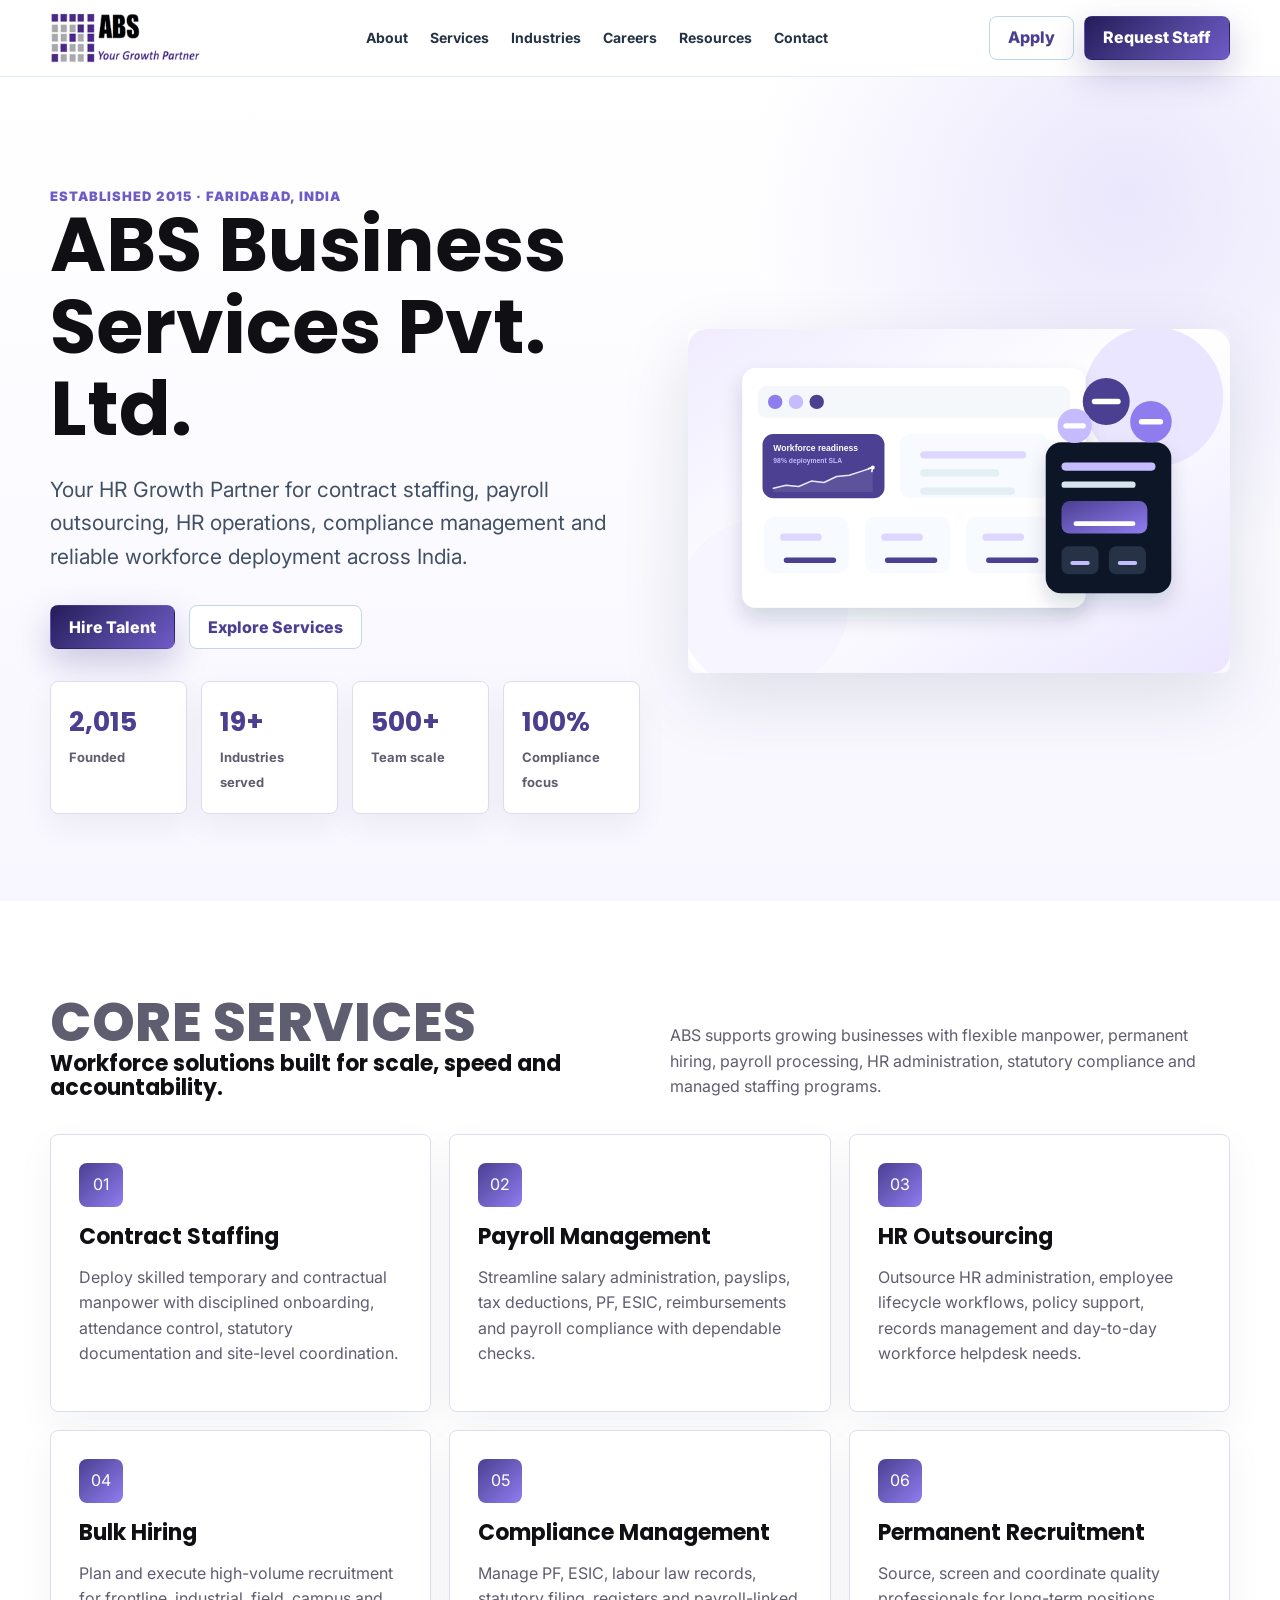
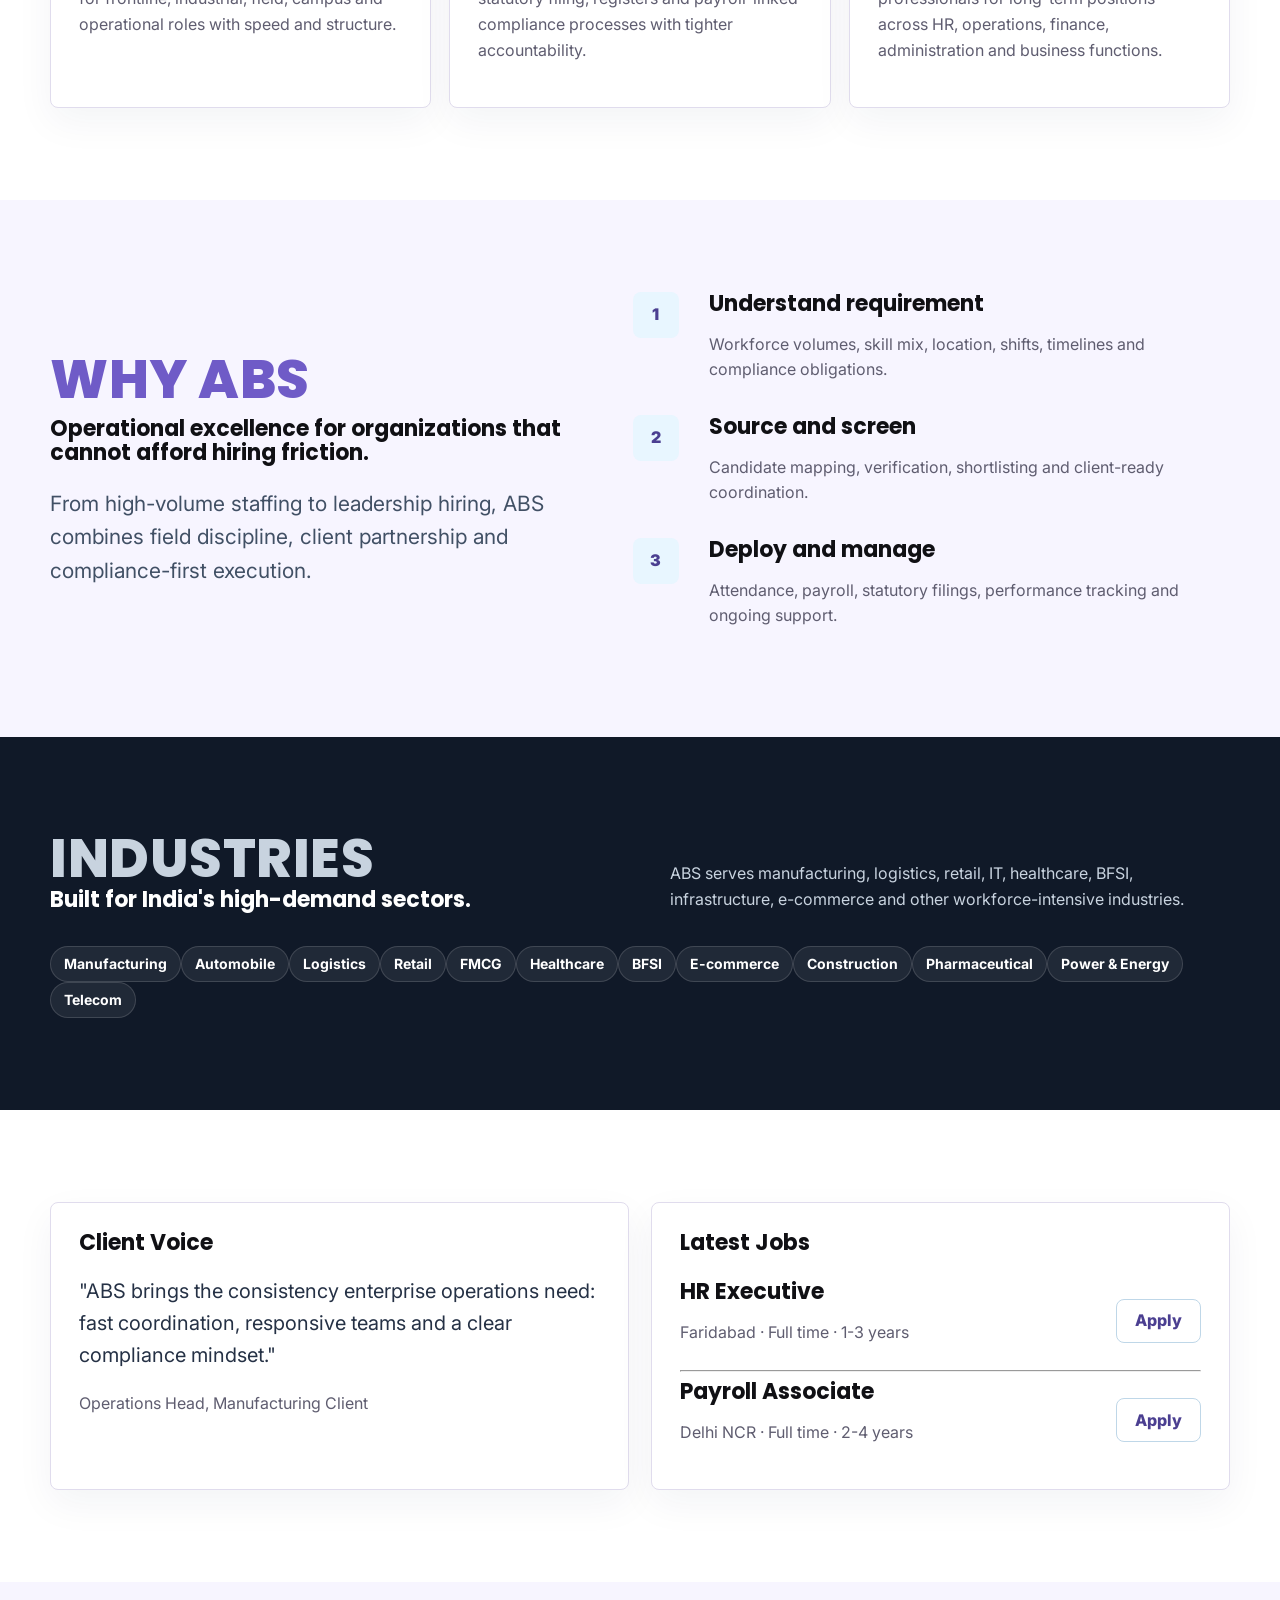
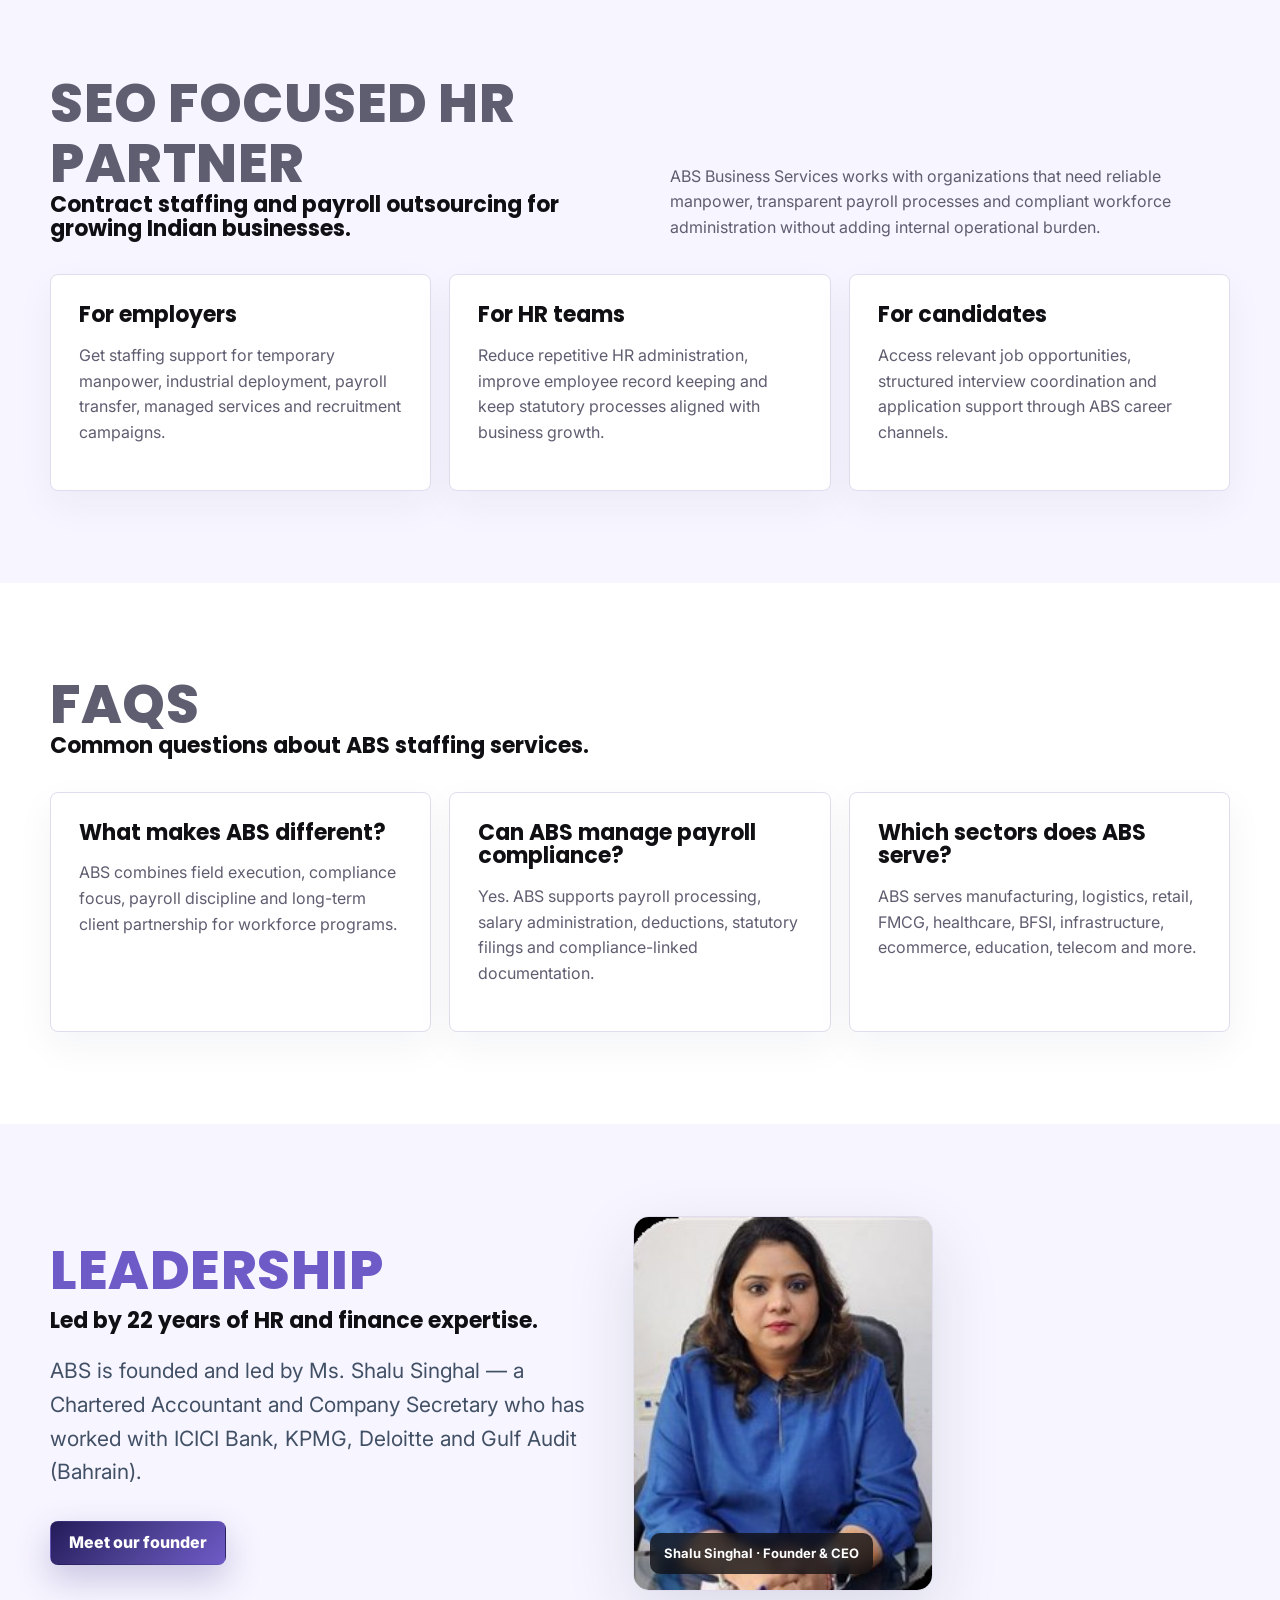
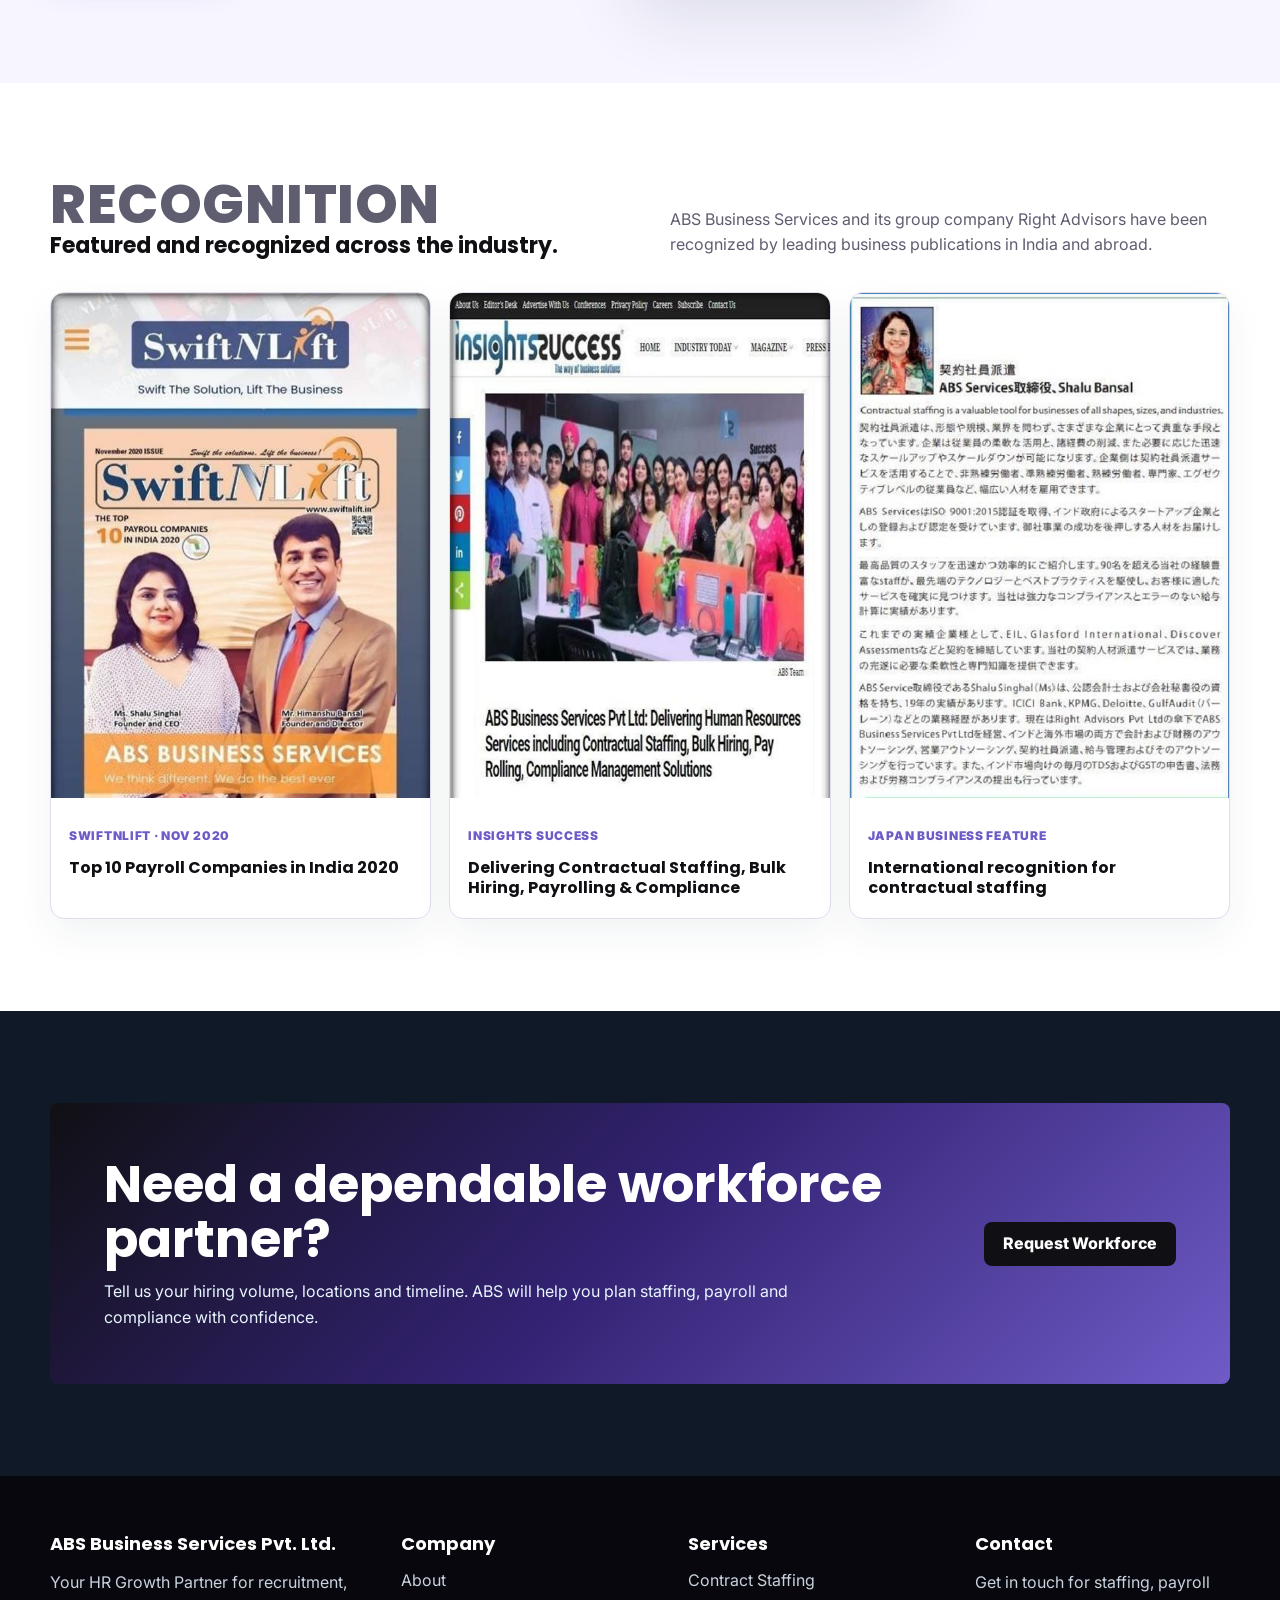
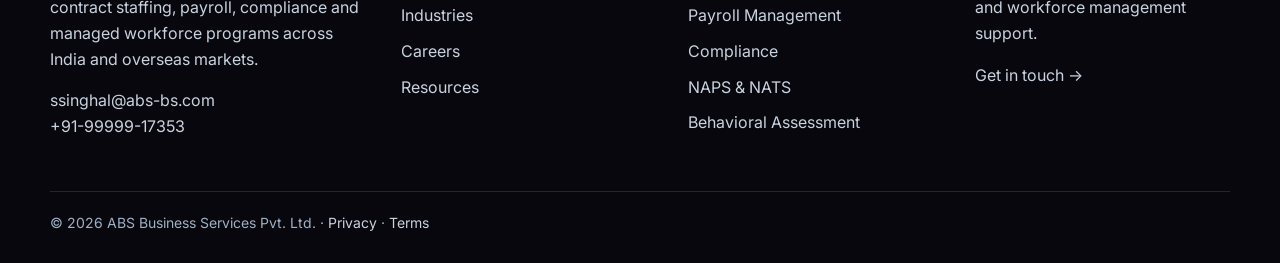
<file: index.html>
<!doctype html>
<html lang="en">
<head>
  <meta charset="utf-8">
  <meta name="viewport" content="width=device-width, initial-scale=1">
  <title>ABS Business Services Pvt. Ltd. | Your HR Growth Partner</title>
  <meta name="description" content="ABS Business Services Pvt. Ltd. is a Faridabad-based HR growth partner offering contract staffing, bulk hiring, payroll management, HR outsourcing, compliance and workforce management across India.">
  <meta name="keywords" content="contract staffing company India, payroll outsourcing Faridabad, HR outsourcing services, workforce management India, bulk hiring agency, staffing services Haryana">
  <meta property="og:title" content="ABS Business Services | Workforce Management and Staffing">
  <meta property="og:description" content="Scalable staffing, payroll and HR outsourcing solutions for enterprise teams.">
  <meta property="og:image" content="assets/abs-logo.png">
  <meta name="twitter:card" content="summary_large_image">
  <link rel="canonical" href="https://abs-bs.com/">
  <link rel="preconnect" href="https://fonts.googleapis.com">
  <link rel="preconnect" href="https://fonts.gstatic.com" crossorigin>
  <link href="https://fonts.googleapis.com/css2?family=Inter:wght@400;600;700;800;900&family=Poppins:wght@600;700;800&display=swap" rel="stylesheet">
  <link rel="stylesheet" href="styles.css">
  <script type="application/ld+json">{"@context":"https://schema.org","@type":"Organization","name":"ABS Business Services Pvt. Ltd.","url":"https://abs-bs.com","logo":"https://abs-bs.com/assets/abs-logo.png","slogan":"Your HR Growth Partner","foundingDate":"2015","knowsAbout":["Contract Staffing","Payroll Management","HR Outsourcing","Compliance Management","Bulk Hiring","Workforce Management"]}</script>
  <script type="application/ld+json">{"@context":"https://schema.org","@type":"FAQPage","mainEntity":[{"@type":"Question","name":"What services does ABS Business Services provide?","acceptedAnswer":{"@type":"Answer","text":"ABS provides contract staffing, general staffing, permanent recruitment, executive search, payroll management, HR outsourcing, workforce management, compliance management, industrial staffing, bulk hiring and managed services."}},{"@type":"Question","name":"Where is ABS Business Services located?","acceptedAnswer":{"@type":"Answer","text":"ABS Business Services is headquartered in Faridabad, Haryana, India, and supports clients across Delhi NCR and pan-India."}},{"@type":"Question","name":"Can ABS support large-scale hiring?","acceptedAnswer":{"@type":"Answer","text":"Yes. ABS supports bulk hiring, volume recruitment, campus hiring and managed workforce programs for organizations across India."}}]}</script>
</head>
<body>
  <div id="abs-header"></div>

  <main>
    <section class="hero">
      <div class="container hero-grid">
        <div>
          <p class="eyebrow">Established 2015 &middot; Faridabad, India</p>
          <h1>ABS Business Services Pvt. Ltd.</h1>
          <p class="lead">Your HR Growth Partner for contract staffing, payroll outsourcing, HR operations, compliance management and reliable workforce deployment across India.</p>
          <div class="hero-actions">
            <a class="btn btn-primary" href="employers.html">Hire Talent</a>
            <a class="btn btn-outline" href="services.html">Explore Services</a>
          </div>
          <div class="metric-strip">
            <div class="metric"><strong data-count="2015"></strong><span>Founded</span></div>
            <div class="metric"><strong data-count="19" data-suffix="+"></strong><span>Industries served</span></div>
            <div class="metric"><strong data-count="500" data-suffix="+"></strong><span>Team scale</span></div>
            <div class="metric"><strong data-count="100" data-suffix="%"></strong><span>Compliance focus</span></div>
          </div>
        </div>
        <div class="hero-card"><img src="assets/hero-workforce.svg" alt="Corporate workforce management dashboard illustration"></div>
      </div>
    </section>

    <section>
      <div class="container">
        <div class="section-head">
          <div><p class="eyebrow">Core Services</p><h3>Workforce solutions built for scale, speed and accountability.</h3></div>
          <p>ABS supports growing businesses with flexible manpower, permanent hiring, payroll processing, HR administration, statutory compliance and managed staffing programs.</p>
        </div>
        <div class="grid-3">
          <article class="card reveal"><div class="icon">01</div><h3>Contract Staffing</h3><p class="muted">Deploy skilled temporary and contractual manpower with disciplined onboarding, attendance control, statutory documentation and site-level coordination.</p></article>
          <article class="card reveal"><div class="icon">02</div><h3>Payroll Management</h3><p class="muted">Streamline salary administration, payslips, tax deductions, PF, ESIC, reimbursements and payroll compliance with dependable checks.</p></article>
          <article class="card reveal"><div class="icon">03</div><h3>HR Outsourcing</h3><p class="muted">Outsource HR administration, employee lifecycle workflows, policy support, records management and day-to-day workforce helpdesk needs.</p></article>
          <article class="card reveal"><div class="icon">04</div><h3>Bulk Hiring</h3><p class="muted">Plan and execute high-volume recruitment for frontline, industrial, field, campus and operational roles with speed and structure.</p></article>
          <article class="card reveal"><div class="icon">05</div><h3>Compliance Management</h3><p class="muted">Manage PF, ESIC, labour law records, statutory filing, registers and payroll-linked compliance processes with tighter accountability.</p></article>
          <article class="card reveal"><div class="icon">06</div><h3>Permanent Recruitment</h3><p class="muted">Source, screen and coordinate quality professionals for long-term positions across HR, operations, finance, administration and business functions.</p></article>
        </div>
      </div>
    </section>

    <section class="band">
      <div class="container split">
        <div>
          <p class="eyebrow">Why ABS</p>
          <h3>Operational excellence for organizations that cannot afford hiring friction.</h3>
          <p class="lead">From high-volume staffing to leadership hiring, ABS combines field discipline, client partnership and compliance-first execution.</p>
        </div>
        <div class="process">
          <article class="process-item"><div><h3>Understand requirement</h3><p class="muted">Workforce volumes, skill mix, location, shifts, timelines and compliance obligations.</p></div></article>
          <article class="process-item"><div><h3>Source and screen</h3><p class="muted">Candidate mapping, verification, shortlisting and client-ready coordination.</p></div></article>
          <article class="process-item"><div><h3>Deploy and manage</h3><p class="muted">Attendance, payroll, statutory filings, performance tracking and ongoing support.</p></div></article>
        </div>
      </div>
    </section>

    <section class="dark-band">
      <div class="container">
        <div class="section-head">
          <div><p class="eyebrow">Industries</p><h3>Built for India's high-demand sectors.</h3></div>
          <p>ABS serves manufacturing, logistics, retail, IT, healthcare, BFSI, infrastructure, e-commerce and other workforce-intensive industries.</p>
        </div>
        <div class="pill-row">
          <span class="pill">Manufacturing</span><span class="pill">Automobile</span><span class="pill">Logistics</span><span class="pill">Retail</span><span class="pill">FMCG</span><span class="pill">Healthcare</span><span class="pill">BFSI</span><span class="pill">E-commerce</span><span class="pill">Construction</span><span class="pill">Pharmaceutical</span><span class="pill">Power & Energy</span><span class="pill">Telecom</span>
        </div>
      </div>
    </section>

    <section>
      <div class="container grid-2">
        <article class="card">
          <h3>Client Voice</h3>
          <p class="testimonial">"ABS brings the consistency enterprise operations need: fast coordination, responsive teams and a clear compliance mindset."</p>
          <p class="muted">Operations Head, Manufacturing Client</p>
        </article>
        <article class="card">
          <h3>Latest Jobs</h3> <br>
          <div class="job-card"><div><h3>HR Executive</h3><p class="muted">Faridabad &middot; Full time &middot; 1-3 years</p></div><a class="btn btn-outline" href="careers.html">Apply</a></div>
          <hr>
          <div class="job-card"><div><h3>Payroll Associate</h3><p class="muted">Delhi NCR &middot; Full time &middot; 2-4 years</p></div><a class="btn btn-outline" href="careers.html">Apply</a></div>
        </article>
      </div>
    </section>

    <section class="band">
      <div class="container">
        <div class="section-head">
          <div><p class="eyebrow">SEO Focused HR Partner</p><h3>Contract staffing and payroll outsourcing for growing Indian businesses.</h3></div>
          <p>ABS Business Services works with organizations that need reliable manpower, transparent payroll processes and compliant workforce administration without adding internal operational burden.</p>
        </div>
        <div class="grid-3">
          <article class="card"><h3>For employers</h3><p class="muted">Get staffing support for temporary manpower, industrial deployment, payroll transfer, managed services and recruitment campaigns.</p></article>
          <article class="card"><h3>For HR teams</h3><p class="muted">Reduce repetitive HR administration, improve employee record keeping and keep statutory processes aligned with business growth.</p></article>
          <article class="card"><h3>For candidates</h3><p class="muted">Access relevant job opportunities, structured interview coordination and application support through ABS career channels.</p></article>
        </div>
      </div>
    </section>

    <section>
      <div class="container">
        <div class="section-head">
          <div><p class="eyebrow">FAQs</p><h3>Common questions about ABS staffing services.</h3></div>
        </div>
        <div class="grid-3">
          <article class="card"><h3>What makes ABS different?</h3><p class="muted">ABS combines field execution, compliance focus, payroll discipline and long-term client partnership for workforce programs.</p></article>
          <article class="card"><h3>Can ABS manage payroll compliance?</h3><p class="muted">Yes. ABS supports payroll processing, salary administration, deductions, statutory filings and compliance-linked documentation.</p></article>
          <article class="card"><h3>Which sectors does ABS serve?</h3><p class="muted">ABS serves manufacturing, logistics, retail, FMCG, healthcare, BFSI, infrastructure, ecommerce, education, telecom and more.</p></article>
        </div>
      </div>
    </section>

    <section class="band">
      <div class="container split">
        <div>
          <p class="eyebrow">Leadership</p>
          <h3>Led by 22 years of HR and finance expertise.</h3>
          <p class="lead">ABS is founded and led by Ms. Shalu Singhal &mdash; a Chartered Accountant and Company Secretary who has worked with ICICI Bank, KPMG, Deloitte and Gulf Audit (Bahrain).</p>
          <div class="hero-actions"><a class="btn btn-primary" href="about.html#leadership">Meet our founder</a></div>
        </div>
        <div class="leader-photo" style="max-width:300px"><img src="assets/shalu-singhal.jpg" alt="Ms. Shalu Singhal, Founder and CEO of ABS Business Services"><span class="leader-badge">Shalu Singhal &middot; Founder &amp; CEO</span></div>
      </div>
    </section>

    <section>
      <div class="container">
        <div class="section-head">
          <div><p class="eyebrow">Recognition</p><h3>Featured and recognized across the industry.</h3></div>
          <p>ABS Business Services and its group company Right Advisors have been recognized by leading business publications in India and abroad.</p>
        </div>
        <div class="press-grid">
          <article class="press-card"><div class="press-img"><img src="assets/press-swiftnlift.jpg" alt="SwiftNLift magazine cover featuring ABS among Top 10 Payroll Companies in India 2020"></div><div class="press-body"><p class="src">SwiftNLift &middot; Nov 2020</p><h3>Top 10 Payroll Companies in India 2020</h3></div></article>
          <article class="press-card"><div class="press-img"><img src="assets/press-insights.jpg" alt="Insights Success feature on ABS Business Services delivering HR services"></div><div class="press-body"><p class="src">Insights Success</p><h3>Delivering Contractual Staffing, Bulk Hiring, Payrolling &amp; Compliance</h3></div></article>
          <article class="press-card"><div class="press-img"><img src="assets/press-japanese.jpg" alt="Japanese business magazine feature on ABS Services and Shalu Singhal"></div><div class="press-body"><p class="src">Japan Business Feature</p><h3>International recognition for contractual staffing</h3></div></article>
        </div>
      </div>
    </section>

    <section class="dark-band">
      <div class="container">
        <div class="cta">
          <div><h2>Need a dependable workforce partner?</h2><p>Tell us your hiring volume, locations and timeline. ABS will help you plan staffing, payroll and compliance with confidence.</p></div>
          <a class="btn btn-dark" href="employers.html">Request Workforce</a>
        </div>
      </div>
    </section>
  </main>

  <div id="abs-footer"></div>
  <script src="components.js"></script><script src="script.js"></script>
</body>
</html>
</file>
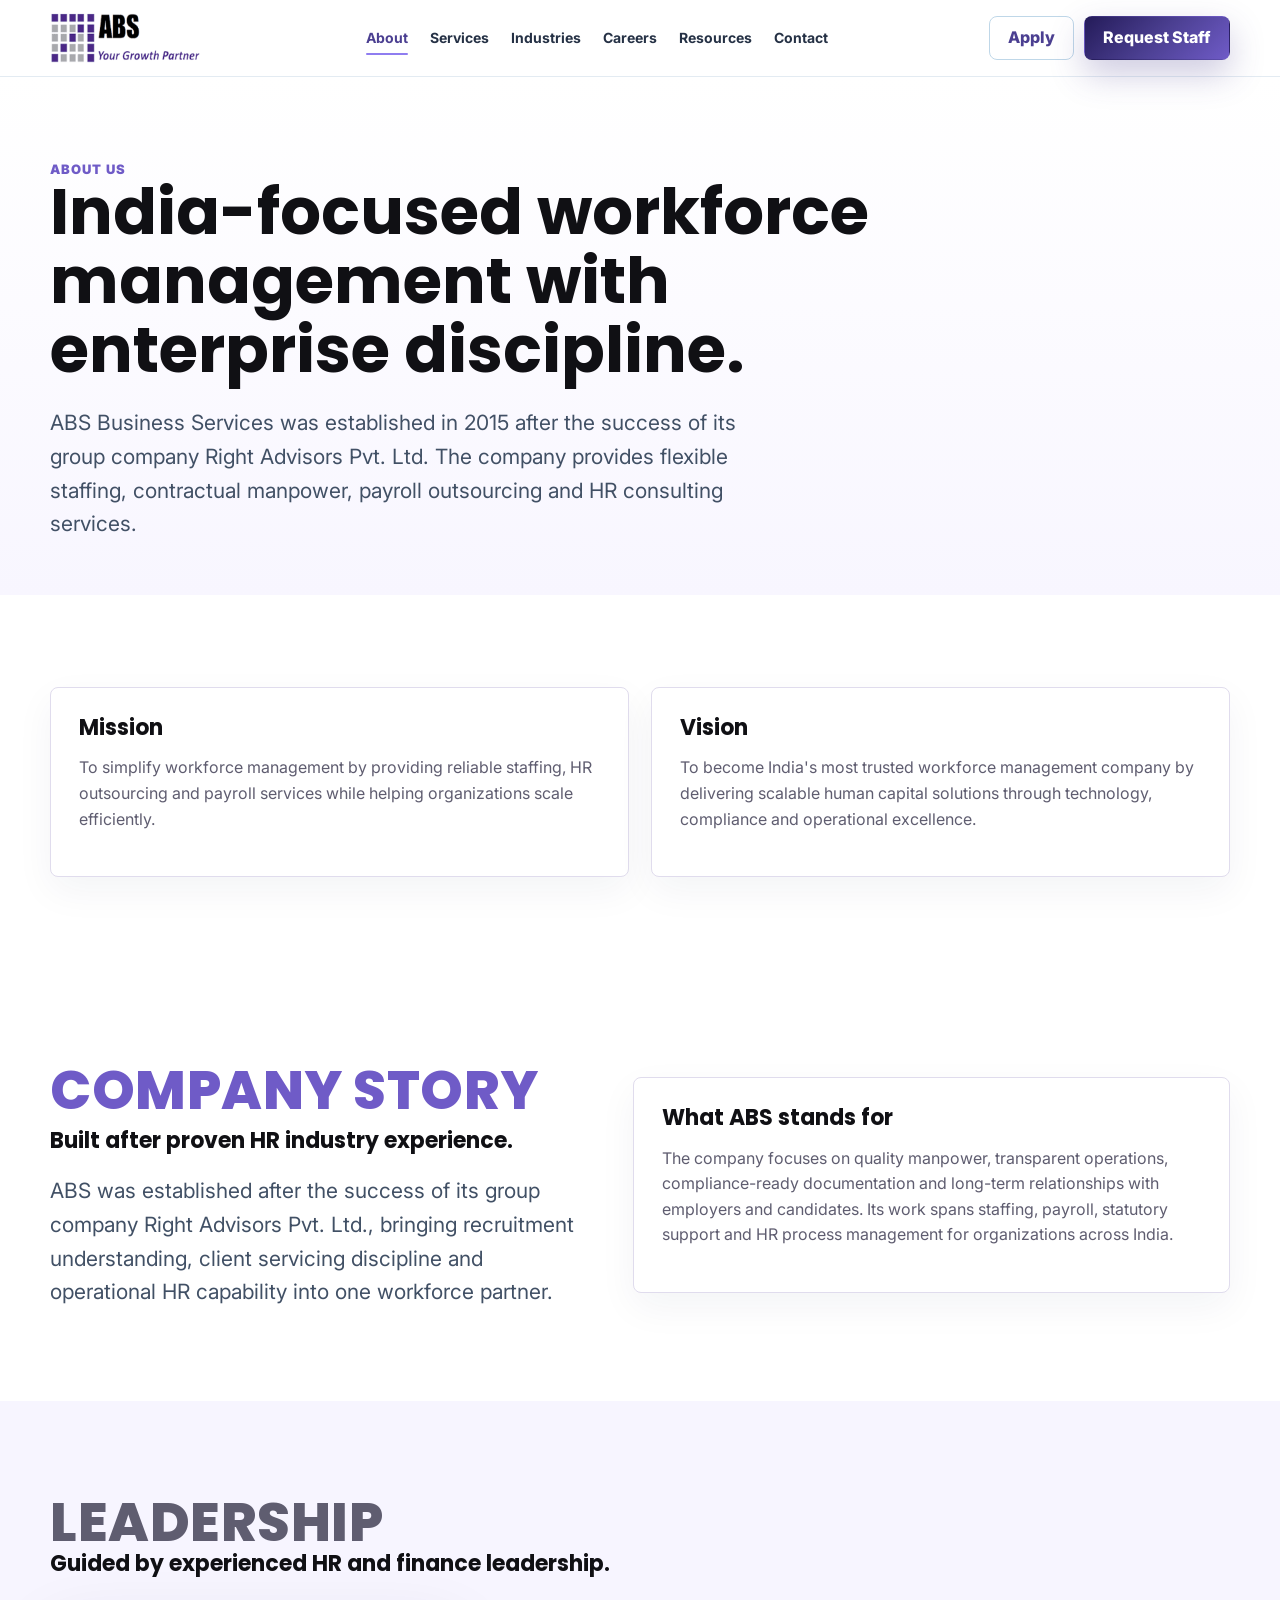
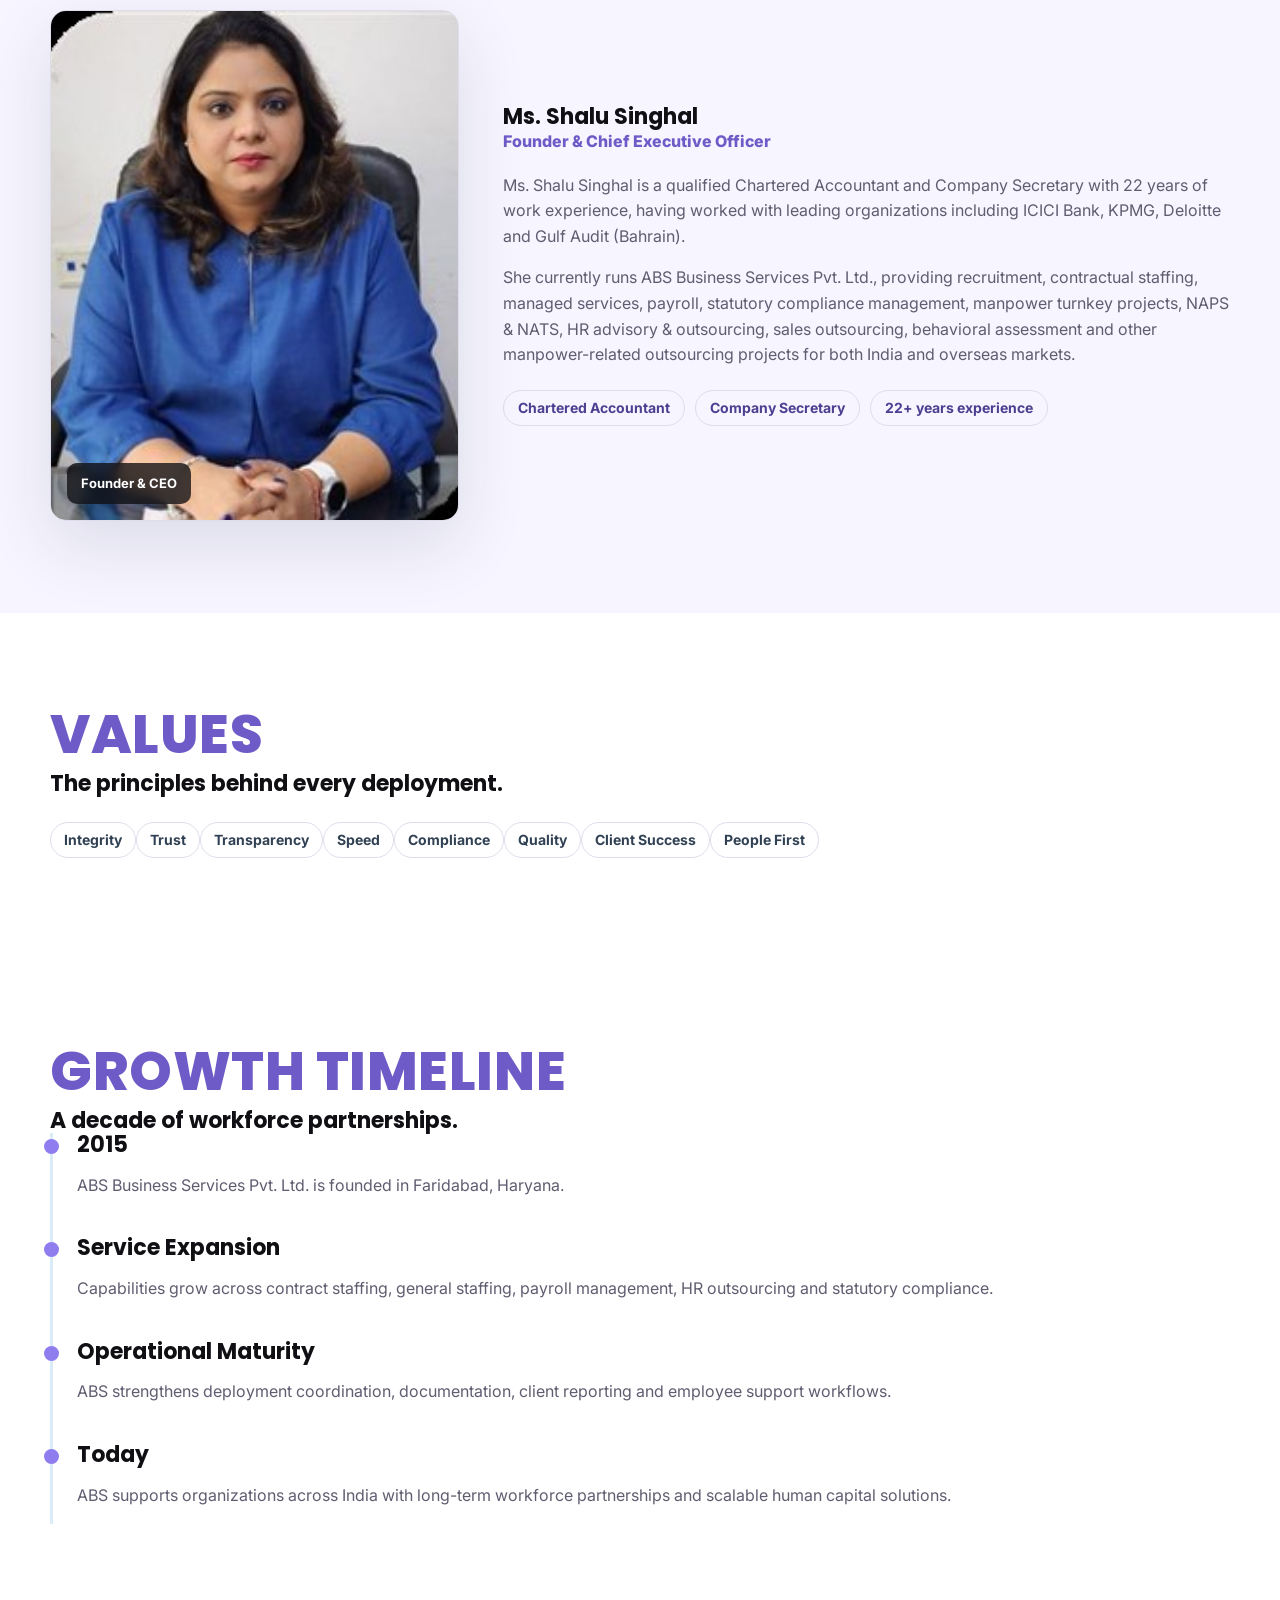
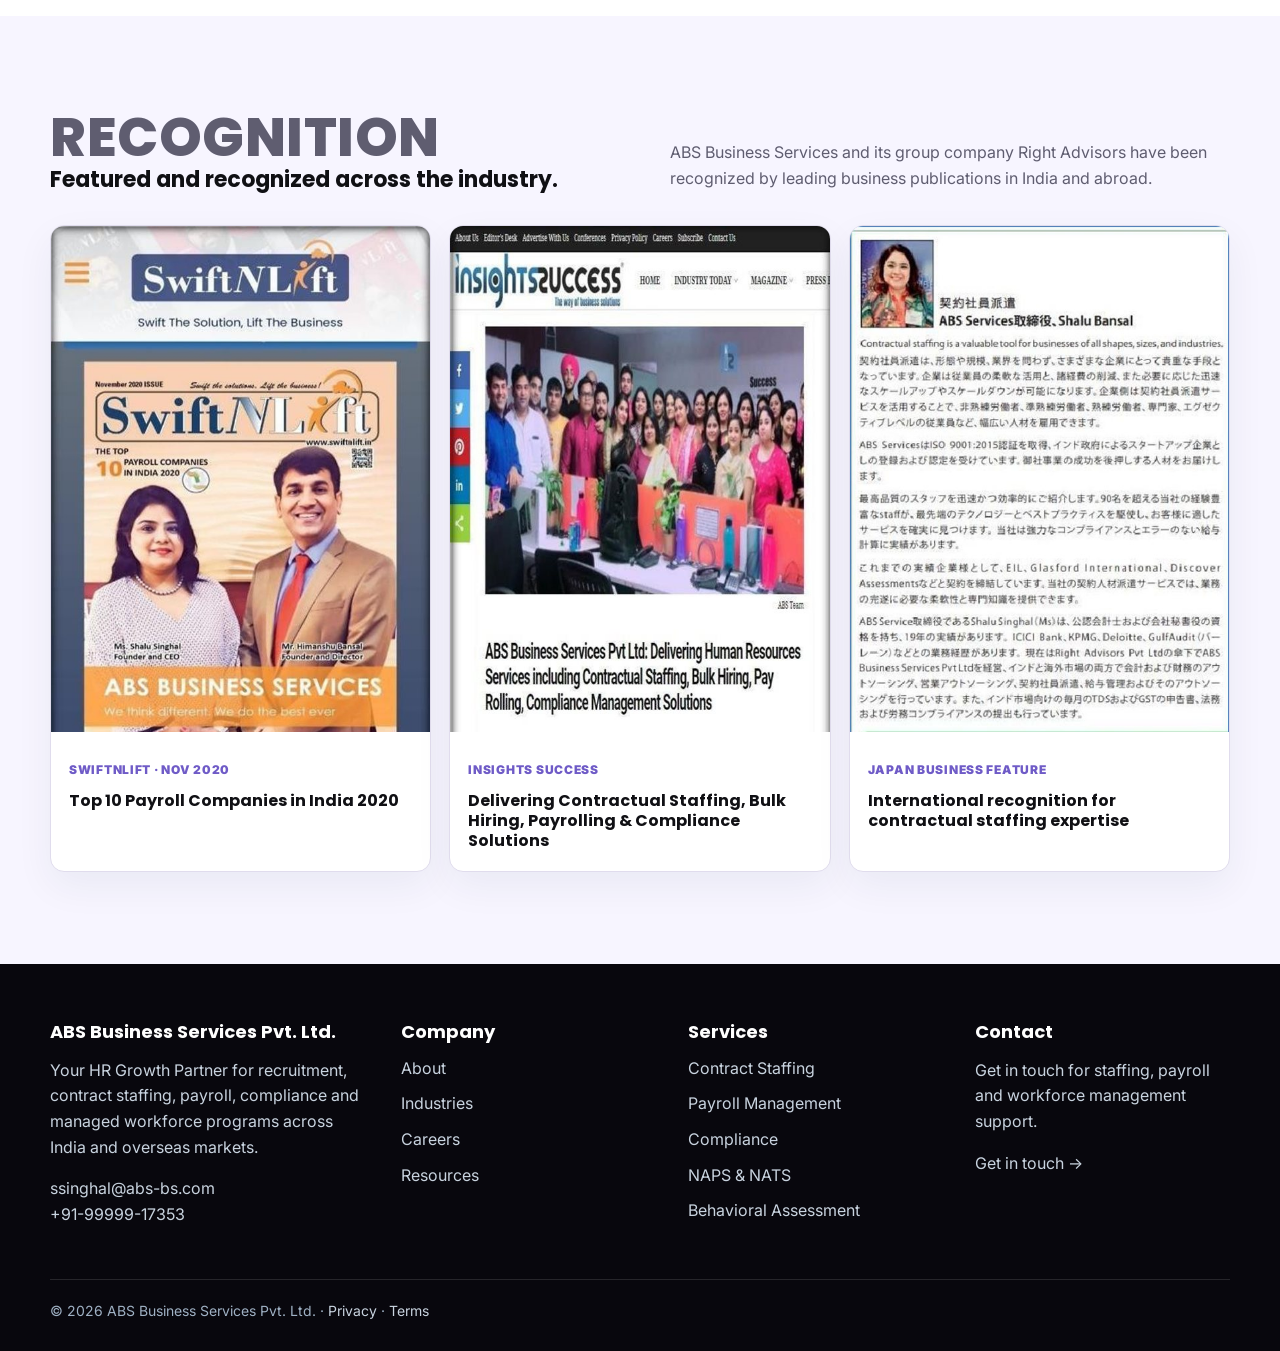
<file: about.html>
﻿<!doctype html><html lang="en"><head><meta charset="utf-8"><meta name="viewport" content="width=device-width, initial-scale=1"><title>About ABS Business Services | HR Growth Partner in Faridabad</title><meta name="description" content="Learn about ABS Business Services Pvt. Ltd., a Faridabad-based workforce management, staffing, payroll outsourcing and HR services company founded in 2015."><meta name="keywords" content="ABS Business Services, HR company Faridabad, staffing company Haryana, workforce management India, payroll outsourcing company"><link rel="canonical" href="https://abs-bs.com/about.html"><link rel="preconnect" href="https://fonts.googleapis.com"><link rel="preconnect" href="https://fonts.gstatic.com" crossorigin><link href="https://fonts.googleapis.com/css2?family=Inter:wght@400;600;700;800;900&family=Poppins:wght@600;700;800&display=swap" rel="stylesheet"><link rel="stylesheet" href="styles.css"></head><body>
<div id="abs-header"></div>
<main><section class="page-hero"><div class="container"><p class="eyebrow">About Us</p><h1>India-focused workforce management with enterprise discipline.</h1><p class="lead">ABS Business Services was established in 2015 after the success of its group company Right Advisors Pvt. Ltd. The company provides flexible staffing, contractual manpower, payroll outsourcing and HR consulting services.</p></div></section>
<section><div class="container grid-2"><article class="card"><h3>Mission</h3><p class="muted">To simplify workforce management by providing reliable staffing, HR outsourcing and payroll services while helping organizations scale efficiently.</p></article><article class="card"><h3>Vision</h3><p class="muted">To become India's most trusted workforce management company by delivering scalable human capital solutions through technology, compliance and operational excellence.</p></article></div></section>
<section><div class="container split"><div><p class="eyebrow">Company Story</p><h3>Built after proven HR industry experience.</h3><p class="lead">ABS was established after the success of its group company Right Advisors Pvt. Ltd., bringing recruitment understanding, client servicing discipline and operational HR capability into one workforce partner.</p></div><div class="card"><h3>What ABS stands for</h3><p class="muted">The company focuses on quality manpower, transparent operations, compliance-ready documentation and long-term relationships with employers and candidates. Its work spans staffing, payroll, statutory support and HR process management for organizations across India.</p></div></div></section>
<section class="band" id="leadership"><div class="container">
<div class="section-head"><div><p class="eyebrow">Leadership</p><h3>Guided by experienced HR and finance leadership.</h3></div></div>
<div class="leader">
<div class="leader-photo"><img src="assets/shalu-singhal.jpg" alt="Ms. Shalu Singhal, Founder and CEO of ABS Business Services Pvt. Ltd."><span class="leader-badge">Founder &amp; CEO</span></div>
<div>
<h3>Ms. Shalu Singhal</h3>
<p class="role">Founder &amp; Chief Executive Officer</p>
<p class="muted">Ms. Shalu Singhal is a qualified Chartered Accountant and Company Secretary with 22 years of work experience, having worked with leading organizations including ICICI Bank, KPMG, Deloitte and Gulf Audit (Bahrain).</p>
<p class="muted">She currently runs ABS Business Services Pvt. Ltd., providing recruitment, contractual staffing, managed services, payroll, statutory compliance management, manpower turnkey projects, NAPS &amp; NATS, HR advisory &amp; outsourcing, sales outsourcing, behavioral assessment and other manpower-related outsourcing projects for both India and overseas markets.</p>
<div class="cred-row"><span class="cred">Chartered Accountant</span><span class="cred">Company Secretary</span><span class="cred">22+ years experience</span></div>
</div>
</div>
</div></section>
<section><div class="container"><div><p class="eyebrow">Values</p><h3>The principles behind every deployment.</h3></div><br><div class="pill-row"><span class="pill">Integrity</span><span class="pill">Trust</span><span class="pill">Transparency</span><span class="pill">Speed</span><span class="pill">Compliance</span><span class="pill">Quality</span><span class="pill">Client Success</span><span class="pill">People First</span></div></div></section>
<section><div class="container"><div><div><p class="eyebrow">Growth Timeline</p><h3>A decade of workforce partnerships.</h3></div></div><div class="timeline"><article><h3>2015</h3><p class="muted">ABS Business Services Pvt. Ltd. is founded in Faridabad, Haryana.</p></article><article><h3>Service Expansion</h3><p class="muted">Capabilities grow across contract staffing, general staffing, payroll management, HR outsourcing and statutory compliance.</p></article><article><h3>Operational Maturity</h3><p class="muted">ABS strengthens deployment coordination, documentation, client reporting and employee support workflows.</p></article><article><h3>Today</h3><p class="muted">ABS supports organizations across India with long-term workforce partnerships and scalable human capital solutions.</p></article></div></div></section>
<section class="band" id="recognition"><div class="container">
<div class="section-head"><div><p class="eyebrow">Recognition</p><h3>Featured and recognized across the industry.</h3></div><p>ABS Business Services and its group company Right Advisors have been recognized by leading business publications in India and abroad.</p></div>
<div class="press-grid">
<article class="press-card"><div class="press-img"><img src="assets/press-swiftnlift.jpg" alt="SwiftNLift magazine cover featuring ABS Business Services among the Top 10 Payroll Companies in India 2020"></div><div class="press-body"><p class="src">SwiftNLift &middot; Nov 2020</p><h3>Top 10 Payroll Companies in India 2020</h3></div></article>
<article class="press-card"><div class="press-img"><img src="assets/press-insights.jpg" alt="Insights Success feature on ABS Business Services delivering HR services"></div><div class="press-body"><p class="src">Insights Success</p><h3>Delivering Contractual Staffing, Bulk Hiring, Payrolling &amp; Compliance Solutions</h3></div></article>
<article class="press-card"><div class="press-img"><img src="assets/press-japanese.jpg" alt="Japanese business magazine feature on ABS Services and Shalu Singhal"></div><div class="press-body"><p class="src">Japan Business Feature</p><h3>International recognition for contractual staffing expertise</h3></div></article>
</div>
</div></section></main>
<div id="abs-footer"></div><script src="components.js"></script><script src="script.js"></script></body></html>
</file>
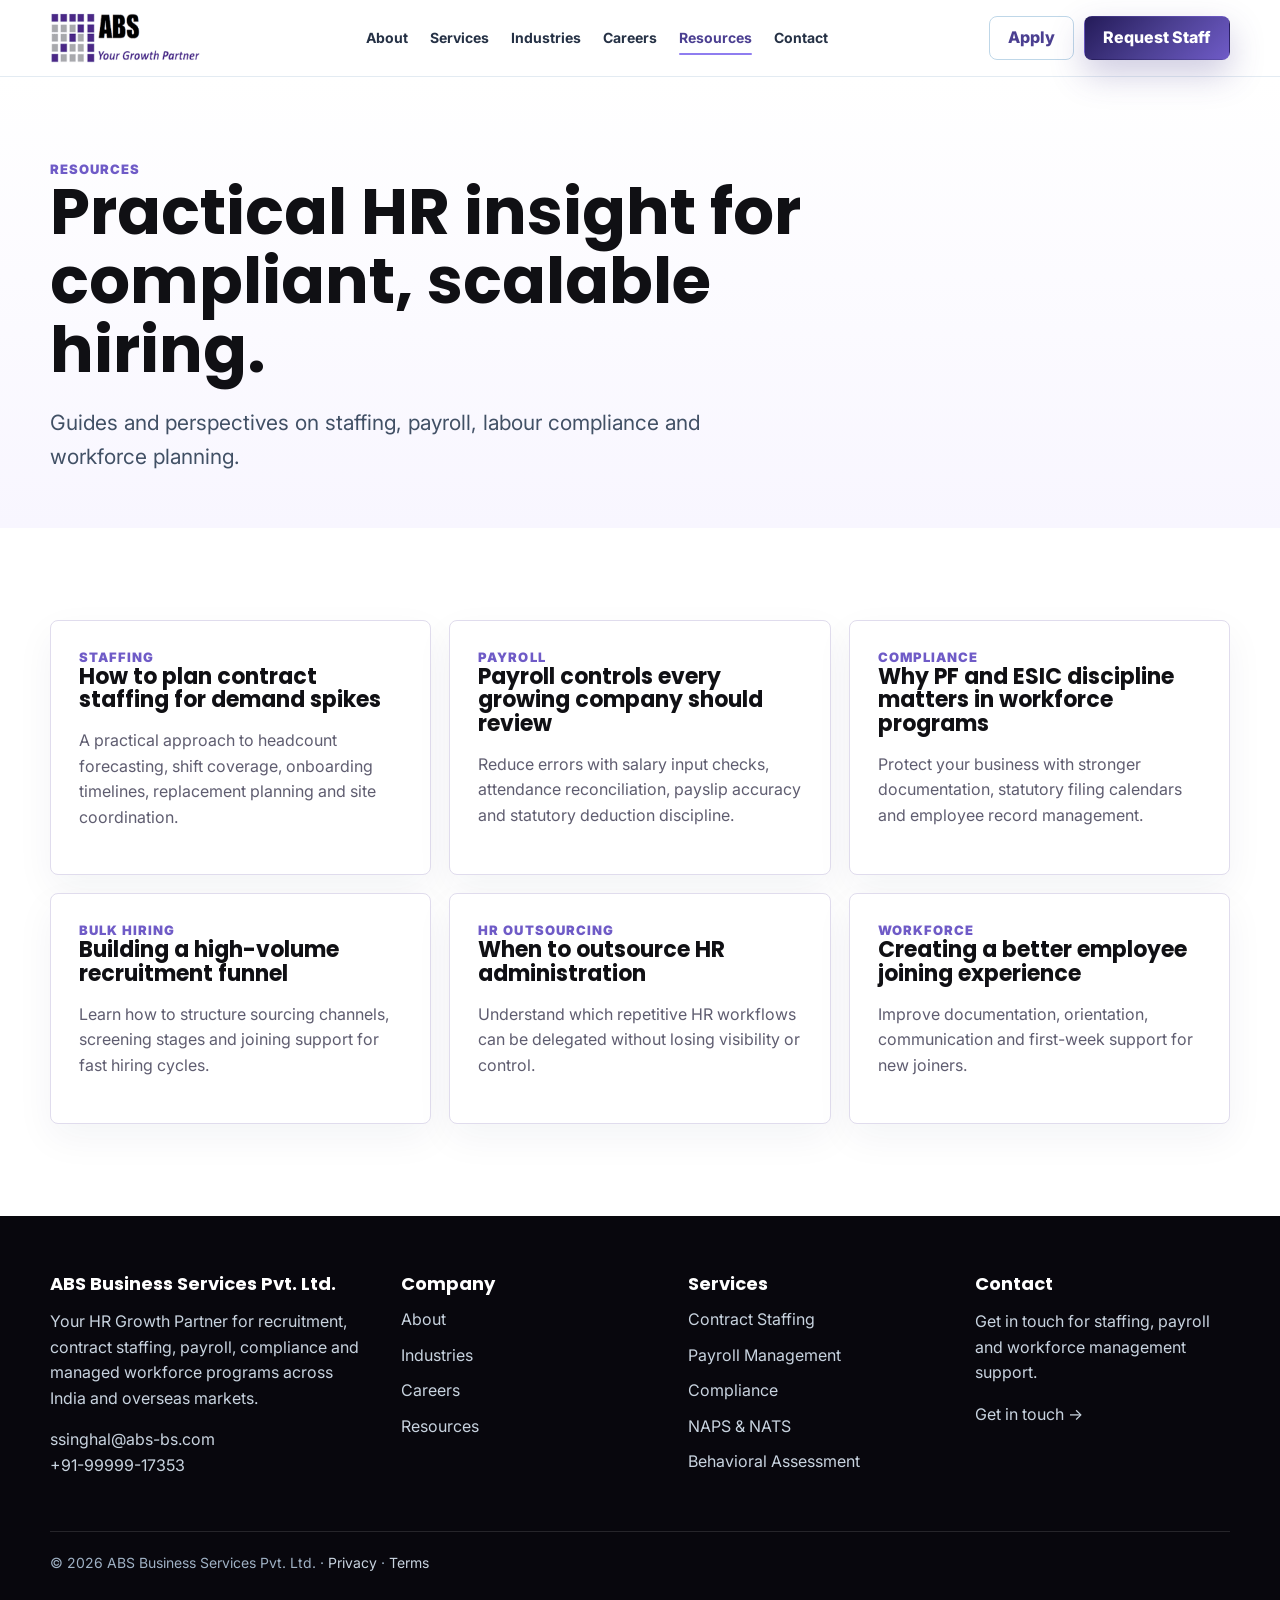
<file: blog.html>
﻿<!doctype html><html lang="en"><head><meta charset="utf-8"><meta name="viewport" content="width=device-width, initial-scale=1"><title>HR Resources, Staffing Guides and Payroll Insights | ABS</title><meta name="description" content="Read practical HR resources from ABS Business Services on contract staffing, payroll outsourcing, compliance management, bulk hiring and workforce planning."><meta name="keywords" content="HR resources India, staffing guides, payroll outsourcing tips, compliance management articles, workforce planning"><link rel="canonical" href="https://abs-bs.com/blog.html"><link rel="preconnect" href="https://fonts.googleapis.com"><link rel="preconnect" href="https://fonts.gstatic.com" crossorigin><link href="https://fonts.googleapis.com/css2?family=Inter:wght@400;600;700;800;900&family=Poppins:wght@600;700;800&display=swap" rel="stylesheet"><link rel="stylesheet" href="styles.css"><script type="application/ld+json">{"@context":"https://schema.org","@type":"Blog","name":"ABS HR Resources","publisher":{"@type":"Organization","name":"ABS Business Services Pvt. Ltd."}}</script></head><body>
<div id="abs-header"></div>
<main><section class="page-hero"><div class="container"><p class="eyebrow">Resources</p><h1>Practical HR insight for compliant, scalable hiring.</h1><p class="lead">Guides and perspectives on staffing, payroll, labour compliance and workforce planning.</p></div></section>
<section><div class="container grid-3"><article class="card"><p class="eyebrow">Staffing</p><h3>How to plan contract staffing for demand spikes</h3><p class="muted">A practical approach to headcount forecasting, shift coverage, onboarding timelines, replacement planning and site coordination.</p></article><article class="card"><p class="eyebrow">Payroll</p><h3>Payroll controls every growing company should review</h3><p class="muted">Reduce errors with salary input checks, attendance reconciliation, payslip accuracy and statutory deduction discipline.</p></article><article class="card"><p class="eyebrow">Compliance</p><h3>Why PF and ESIC discipline matters in workforce programs</h3><p class="muted">Protect your business with stronger documentation, statutory filing calendars and employee record management.</p></article><article class="card"><p class="eyebrow">Bulk Hiring</p><h3>Building a high-volume recruitment funnel</h3><p class="muted">Learn how to structure sourcing channels, screening stages and joining support for fast hiring cycles.</p></article><article class="card"><p class="eyebrow">HR Outsourcing</p><h3>When to outsource HR administration</h3><p class="muted">Understand which repetitive HR workflows can be delegated without losing visibility or control.</p></article><article class="card"><p class="eyebrow">Workforce</p><h3>Creating a better employee joining experience</h3><p class="muted">Improve documentation, orientation, communication and first-week support for new joiners.</p></article></div></section></main>
<div id="abs-footer"></div><script src="components.js"></script><script src="script.js"></script></body></html>
</file>
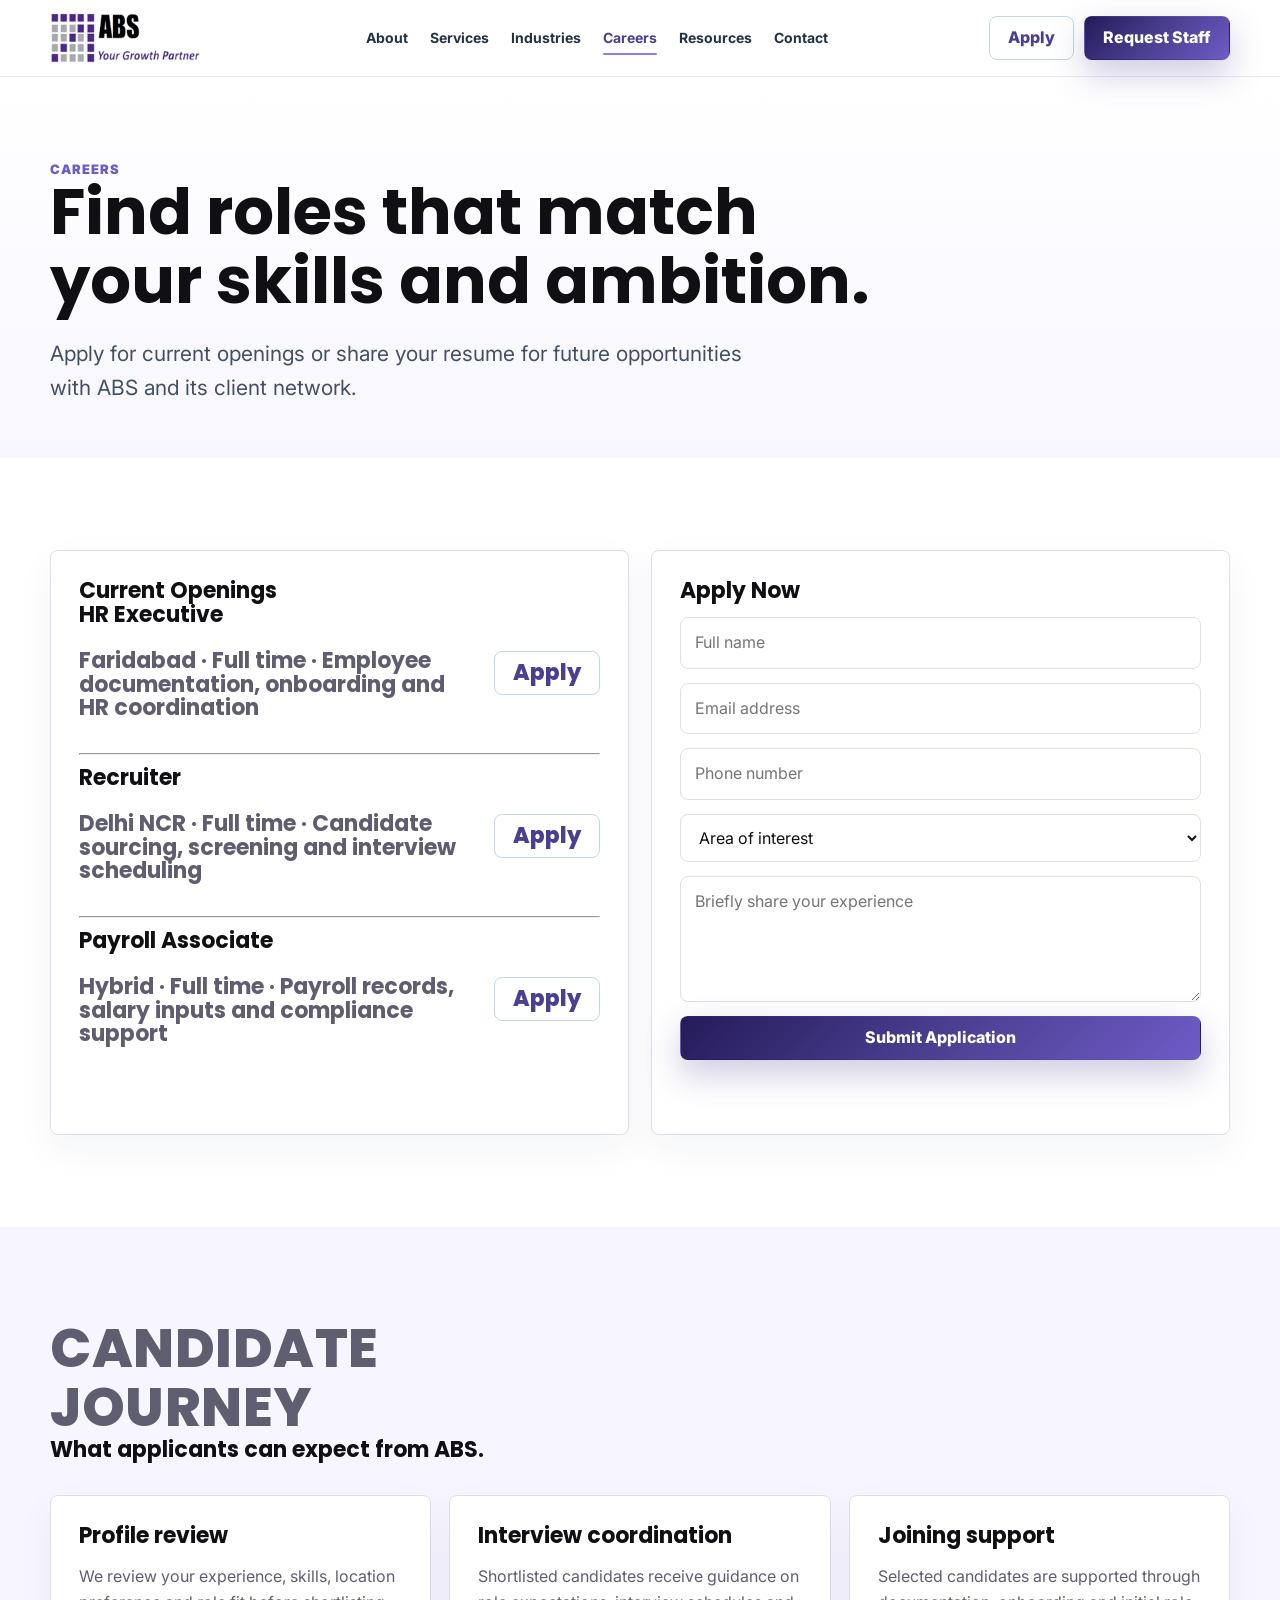
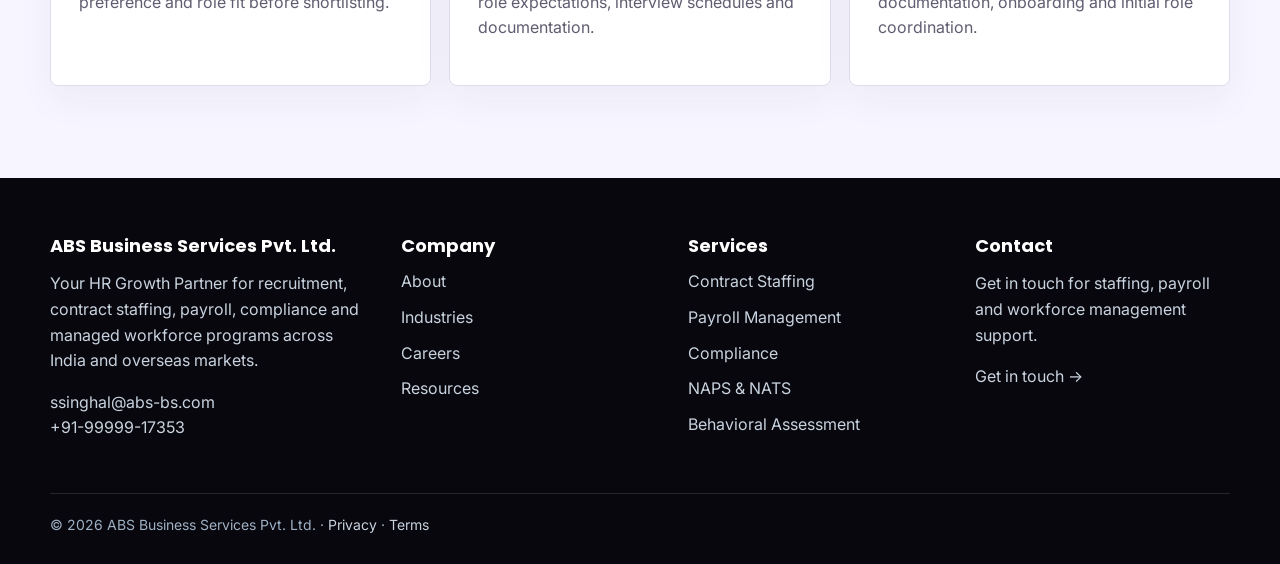
<file: careers.html>
﻿<!doctype html><html lang="en"><head><meta charset="utf-8"><meta name="viewport" content="width=device-width, initial-scale=1"><title>Careers and Job Openings | Apply for HR and Staffing Jobs</title><meta name="description" content="Search job openings and apply with ABS Business Services for HR, payroll, recruitment, operations and workforce management roles in Faridabad and Delhi NCR."><meta name="keywords" content="ABS careers, HR jobs Faridabad, payroll jobs Delhi NCR, recruitment jobs, staffing company jobs"><link rel="canonical" href="https://abs-bs.com/careers.html"><link rel="preconnect" href="https://fonts.googleapis.com"><link rel="preconnect" href="https://fonts.gstatic.com" crossorigin><link href="https://fonts.googleapis.com/css2?family=Inter:wght@400;600;700;800;900&family=Poppins:wght@600;700;800&display=swap" rel="stylesheet"><link rel="stylesheet" href="styles.css"><script type="application/ld+json">{"@context":"https://schema.org","@type":"JobPosting","title":"HR Executive","description":"HR and staffing operations role with ABS Business Services.","hiringOrganization":{"@type":"Organization","name":"ABS Business Services Pvt. Ltd."},"jobLocation":{"@type":"Place","address":{"@type":"PostalAddress","addressLocality":"Faridabad","addressRegion":"Haryana","addressCountry":"IN"}},"employmentType":"FULL_TIME"}</script></head><body>
<div id="abs-header"></div>
<main><section class="page-hero"><div class="container"><p class="eyebrow">Careers</p><h1>Find roles that match your skills and ambition.</h1><p class="lead">Apply for current openings or share your resume for future opportunities with ABS and its client network.</p></div></section>
<section><div class="container grid-2"><div class="card"><h3>Current Openings</h33><div class="job-card"><div><h3>HR Executive</h3><p class="muted">Faridabad &middot; Full time &middot; Employee documentation, onboarding and HR coordination</p></div><a class="btn btn-outline" href="#apply">Apply</a></div><hr><div class="job-card"><div><h3>Recruiter</h3><p class="muted">Delhi NCR &middot; Full time &middot; Candidate sourcing, screening and interview scheduling</p></div><a class="btn btn-outline" href="#apply">Apply</a></div><hr><div class="job-card"><div><h3>Payroll Associate</h3><p class="muted">Hybrid &middot; Full time &middot; Payroll records, salary inputs and compliance support</p></div><a class="btn btn-outline" href="#apply">Apply</a></div></div><form class="card form" id="apply"><h3>Apply Now</h3><input required placeholder="Full name"><input required type="email" placeholder="Email address"><input placeholder="Phone number"><select><option>Area of interest</option><option>HR</option><option>Payroll</option><option>Recruitment</option><option>Operations</option></select><textarea placeholder="Briefly share your experience"></textarea><button class="btn btn-primary">Submit Application</button><p class="muted" data-form-status></p></form></div></section><section class="band"><div class="container"><div class="section-head"><div><p class="eyebrow">Candidate Journey</p><h3>What applicants can expect from ABS.</h3></div></div><div class="grid-3"><article class="card"><h3>Profile review</h3><p class="muted">We review your experience, skills, location preference and role fit before shortlisting.</p></article><article class="card"><h3>Interview coordination</h3><p class="muted">Shortlisted candidates receive guidance on role expectations, interview schedules and documentation.</p></article><article class="card"><h3>Joining support</h3><p class="muted">Selected candidates are supported through documentation, onboarding and initial role coordination.</p></article></div></div></section></main>
<div id="abs-footer"></div><script src="components.js"></script><script src="script.js"></script></body></html>
</file>
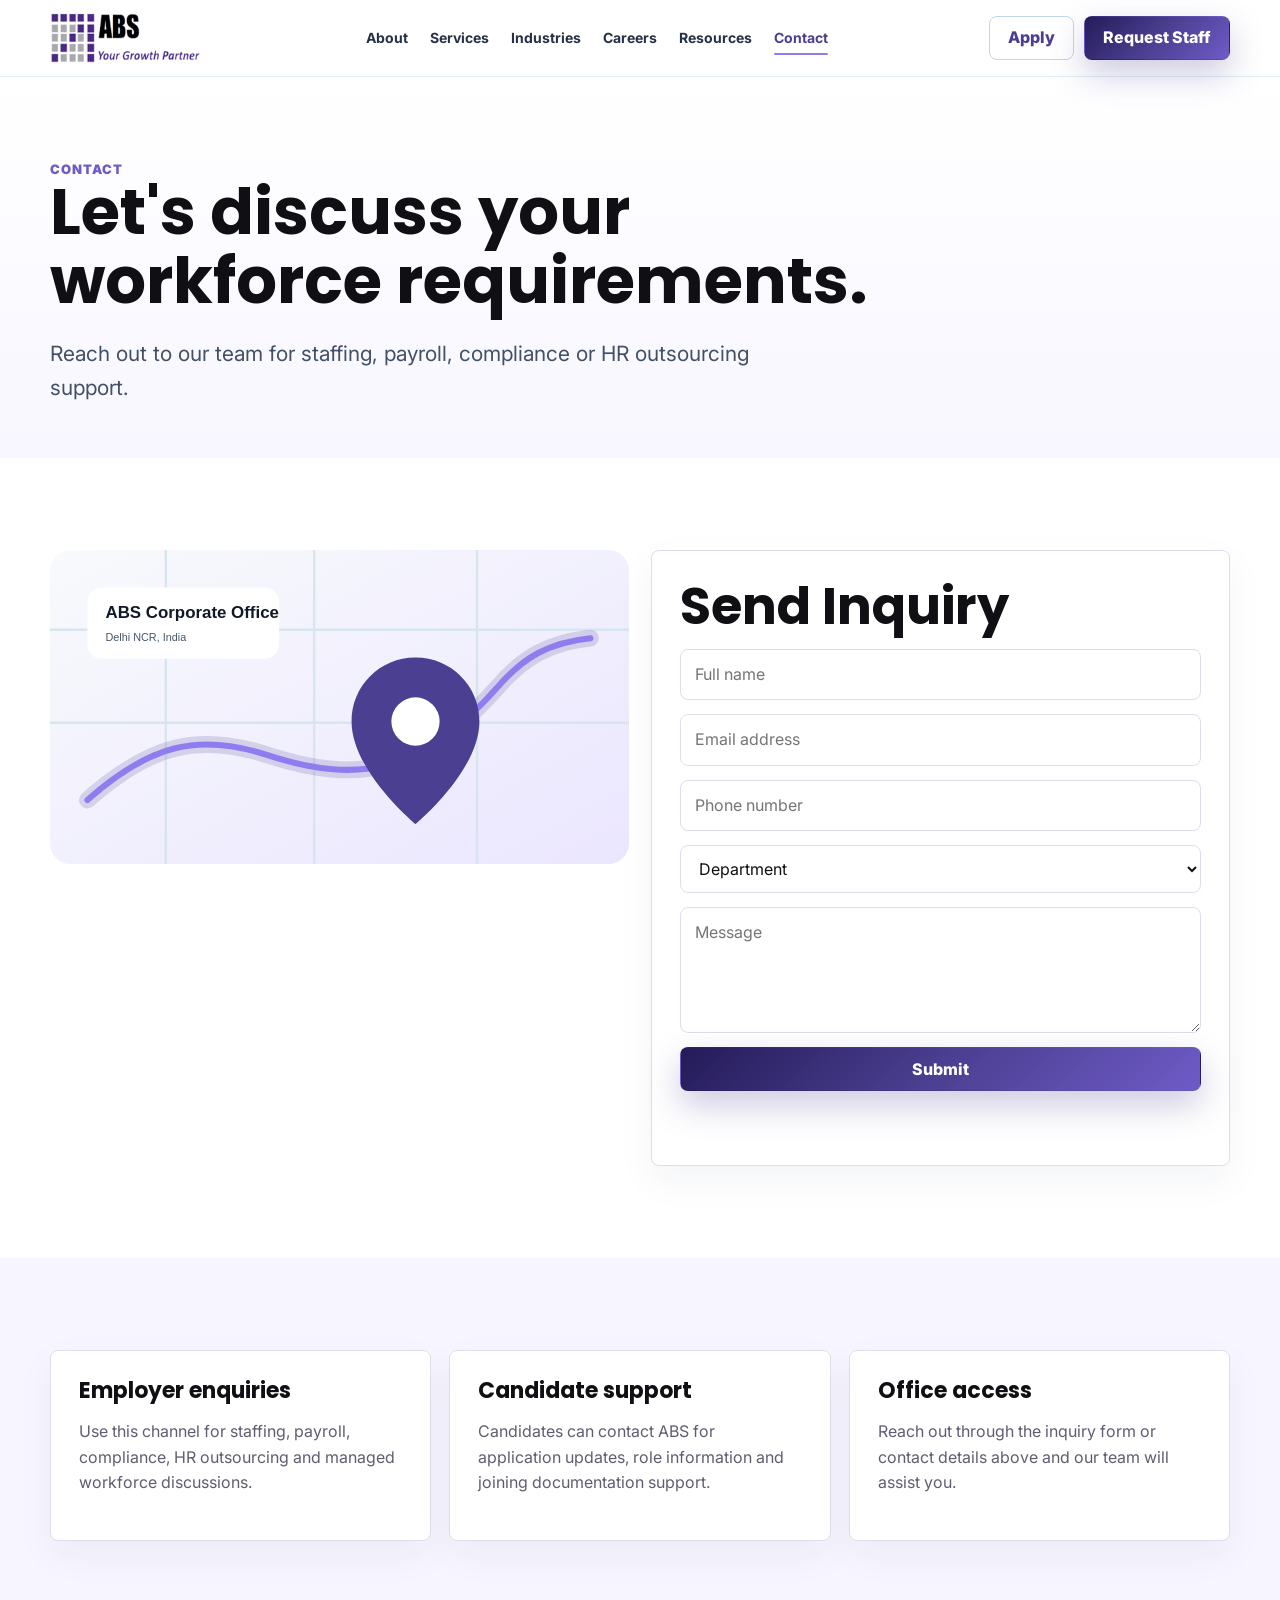
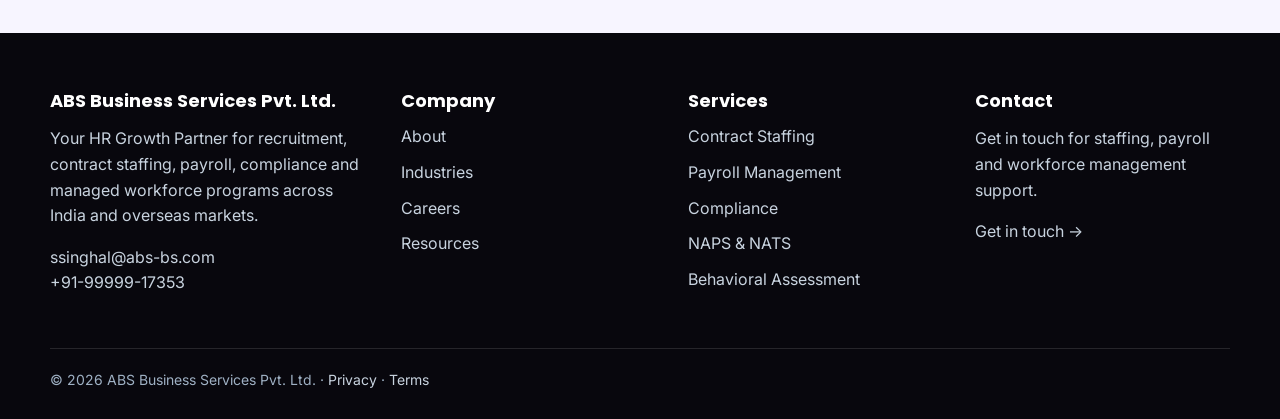
<file: contact.html>
﻿<!doctype html><html lang="en"><head><meta charset="utf-8"><meta name="viewport" content="width=device-width, initial-scale=1"><title>Contact ABS Business Services | Staffing Company in Faridabad</title><meta name="description" content="Contact ABS Business Services in Faridabad for contract staffing, payroll outsourcing, HR outsourcing, recruitment and compliance inquiries."><meta name="keywords" content="contact ABS Business Services, staffing company Faridabad, payroll outsourcing Faridabad, HR services Haryana"><link rel="canonical" href="https://abs-bs.com/contact.html"><link rel="preconnect" href="https://fonts.googleapis.com"><link rel="preconnect" href="https://fonts.gstatic.com" crossorigin><link href="https://fonts.googleapis.com/css2?family=Inter:wght@400;600;700;800;900&family=Poppins:wght@600;700;800&display=swap" rel="stylesheet"><link rel="stylesheet" href="styles.css"><script type="application/ld+json">{"@context":"https://schema.org","@type":"LocalBusiness","name":"ABS Business Services Pvt. Ltd.","areaServed":"India"}</script></head><body>
<div id="abs-header"></div>
<main><section class="page-hero"><div class="container"><p class="eyebrow">Contact</p><h1>Let's discuss your workforce requirements.</h1><p class="lead">Reach out to our team for staffing, payroll, compliance or HR outsourcing support.</p></div></section>
<section><div class="container grid-2"><img src="assets/office-map.svg" alt="Map illustration representing the ABS corporate office location"><form class="card form"><h2>Send Inquiry</h2><input required placeholder="Full name"><input required type="email" placeholder="Email address"><input placeholder="Phone number"><select><option>Department</option><option>Employer Inquiry</option><option>Candidate Support</option><option>Payroll Services</option><option>General</option></select><textarea placeholder="Message"></textarea><button class="btn btn-primary">Submit</button><p class="muted" data-form-status></p></form></div></section><section class="band"><div class="container grid-3"><article class="card"><h3>Employer enquiries</h3><p class="muted">Use this channel for staffing, payroll, compliance, HR outsourcing and managed workforce discussions.</p></article><article class="card"><h3>Candidate support</h3><p class="muted">Candidates can contact ABS for application updates, role information and joining documentation support.</p></article><article class="card"><h3>Office access</h3><p class="muted">Reach out through the inquiry form or contact details above and our team will assist you.</p></article></div></section></main>
<div id="abs-footer"></div><script src="components.js"></script><script src="script.js"></script></body></html>
</file>
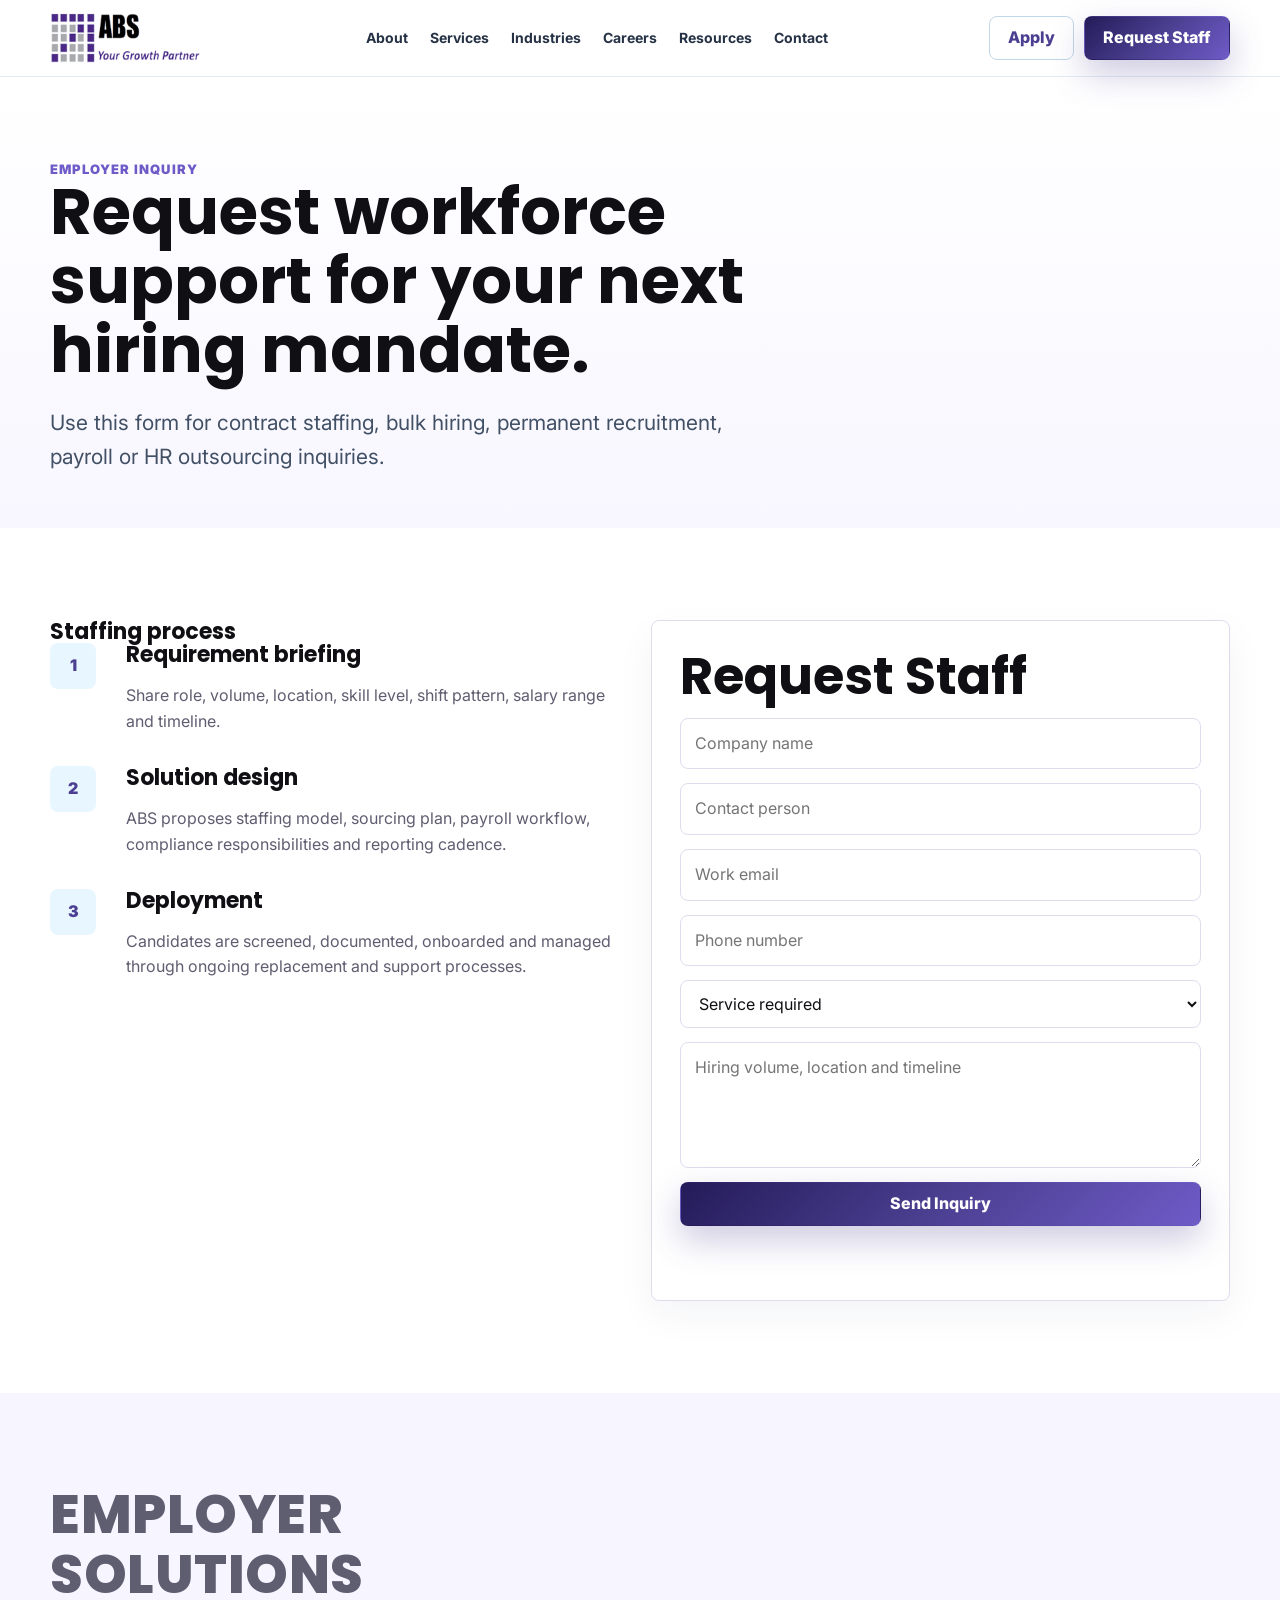
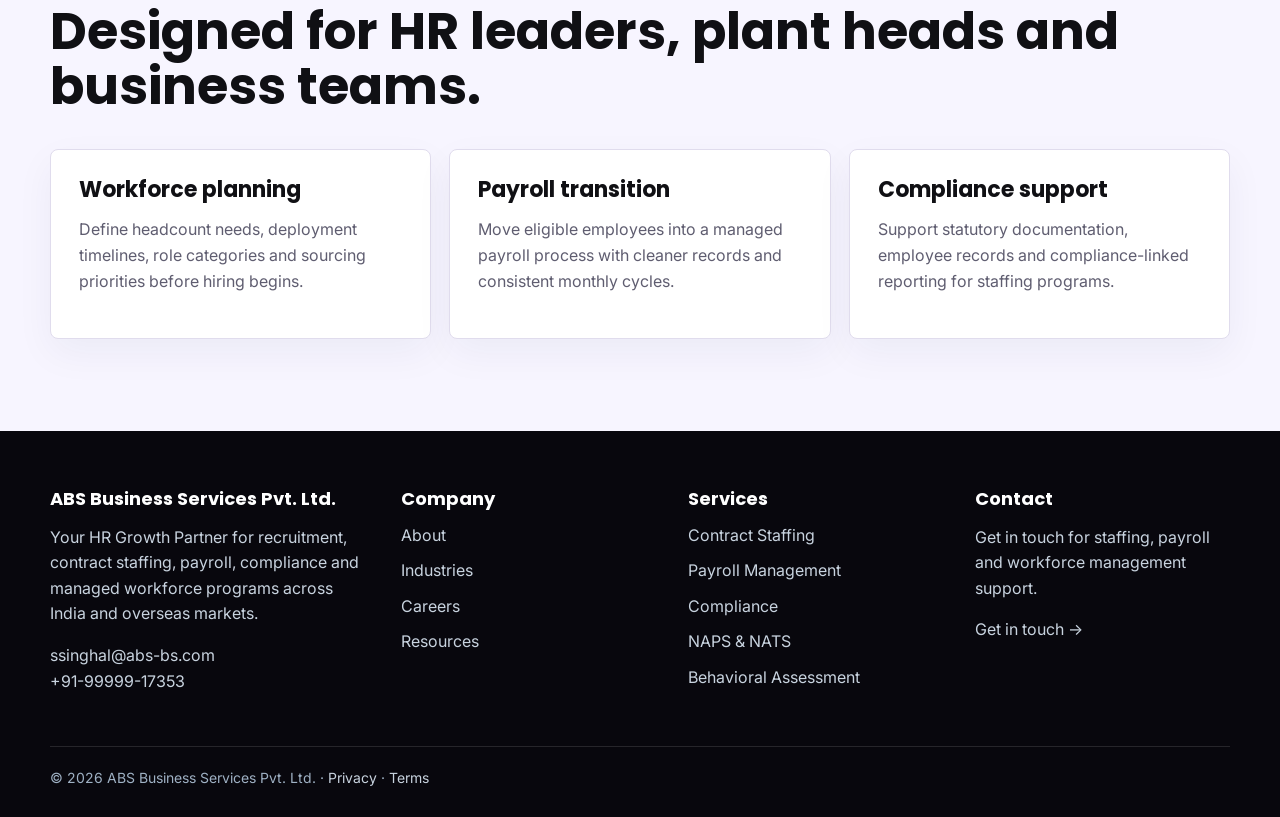
<file: employers.html>
﻿<!doctype html><html lang="en"><head><meta charset="utf-8"><meta name="viewport" content="width=device-width, initial-scale=1"><title>Request Staff | Hire Contract and Permanent Talent with ABS</title><meta name="description" content="Request contract staffing, bulk hiring, permanent recruitment, payroll outsourcing, HR outsourcing or compliance support from ABS Business Services."><meta name="keywords" content="request staff India, hire contract workers, bulk hiring support, payroll outsourcing inquiry, staffing agency Faridabad"><link rel="canonical" href="https://abs-bs.com/employers.html"><link rel="preconnect" href="https://fonts.googleapis.com"><link rel="preconnect" href="https://fonts.gstatic.com" crossorigin><link href="https://fonts.googleapis.com/css2?family=Inter:wght@400;600;700;800;900&family=Poppins:wght@600;700;800&display=swap" rel="stylesheet"><link rel="stylesheet" href="styles.css"></head><body>
<div id="abs-header"></div>
<main><section class="page-hero"><div class="container"><p class="eyebrow">Employer Inquiry</p><h1>Request workforce support for your next hiring mandate.</h1><p class="lead">Use this form for contract staffing, bulk hiring, permanent recruitment, payroll or HR outsourcing inquiries.</p></div></section>
<section><div class="container grid-2"><div><h3>Staffing process</h3><div class="process"><article class="process-item"><div><h3>Requirement briefing</h3><p class="muted">Share role, volume, location, skill level, shift pattern, salary range and timeline.</p></div></article><article class="process-item"><div><h3>Solution design</h3><p class="muted">ABS proposes staffing model, sourcing plan, payroll workflow, compliance responsibilities and reporting cadence.</p></div></article><article class="process-item"><div><h3>Deployment</h3><p class="muted">Candidates are screened, documented, onboarded and managed through ongoing replacement and support processes.</p></div></article></div></div><form class="card form"><h2>Request Staff</h2><input required placeholder="Company name"><input required placeholder="Contact person"><input required type="email" placeholder="Work email"><input placeholder="Phone number"><select><option>Service required</option><option>Contract Staffing</option><option>Bulk Hiring</option><option>Payroll Management</option><option>HR Outsourcing</option><option>Compliance Management</option></select><textarea placeholder="Hiring volume, location and timeline"></textarea><button class="btn btn-primary">Send Inquiry</button><p class="muted" data-form-status></p></form></div></section><section class="band"><div class="container"><div class="section-head"><div><p class="eyebrow">Employer Solutions</p><h2>Designed for HR leaders, plant heads and business teams.</h2></div></div><div class="grid-3"><article class="card"><h3>Workforce planning</h3><p class="muted">Define headcount needs, deployment timelines, role categories and sourcing priorities before hiring begins.</p></article><article class="card"><h3>Payroll transition</h3><p class="muted">Move eligible employees into a managed payroll process with cleaner records and consistent monthly cycles.</p></article><article class="card"><h3>Compliance support</h3><p class="muted">Support statutory documentation, employee records and compliance-linked reporting for staffing programs.</p></article></div></div></section></main>
<div id="abs-footer"></div><script src="components.js"></script><script src="script.js"></script></body></html>
</file>
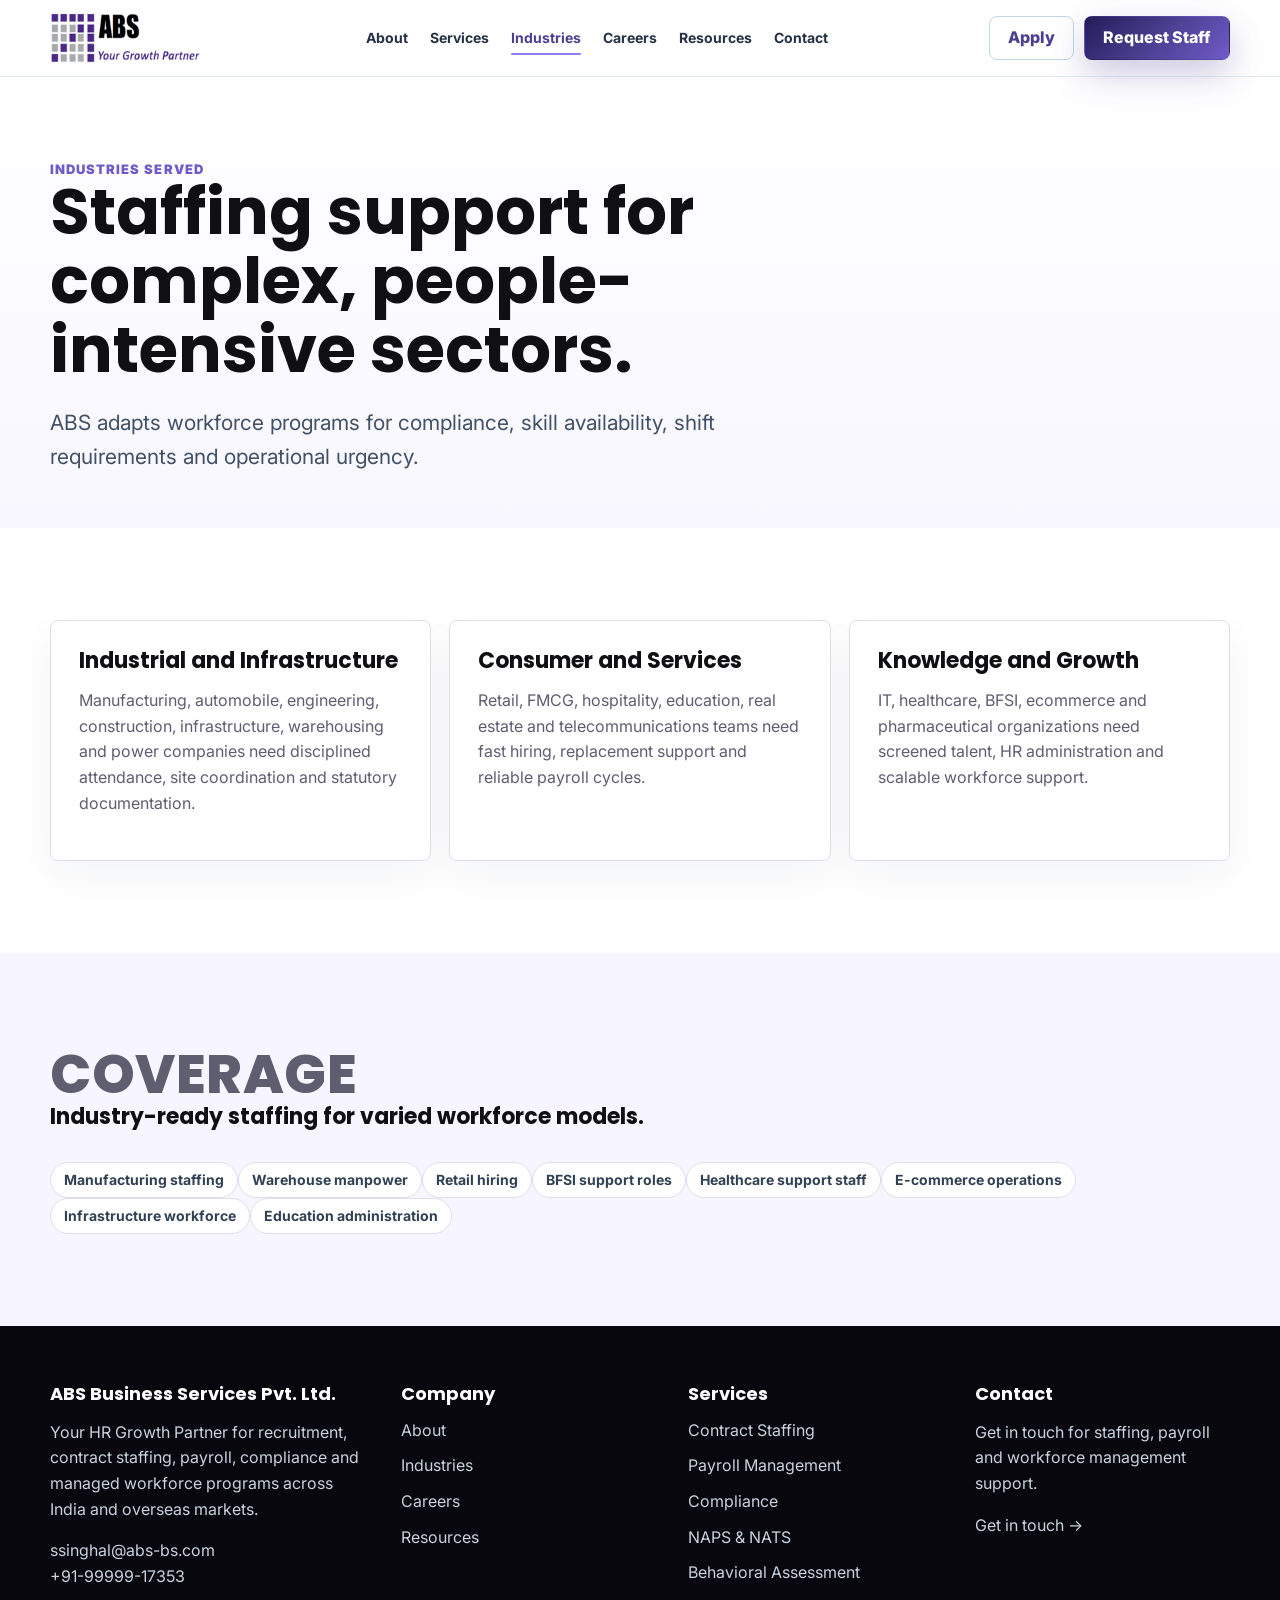
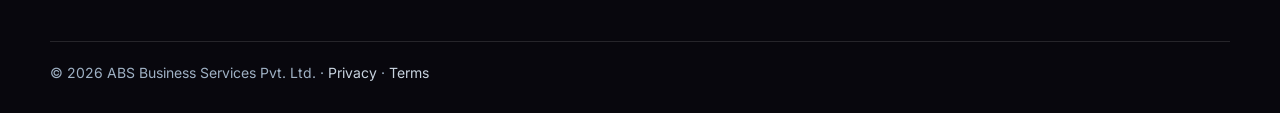
<file: industries.html>
﻿<!doctype html><html lang="en"><head><meta charset="utf-8"><meta name="viewport" content="width=device-width, initial-scale=1"><title>Industries Served by ABS Staffing and Payroll Services</title><meta name="description" content="ABS Business Services supports staffing, payroll and workforce management for manufacturing, logistics, retail, healthcare, BFSI, ecommerce, infrastructure and more."><meta name="keywords" content="industrial staffing, manufacturing staffing India, logistics staffing, retail staffing, ecommerce workforce management, healthcare staffing"><link rel="canonical" href="https://abs-bs.com/industries.html"><link rel="preconnect" href="https://fonts.googleapis.com"><link rel="preconnect" href="https://fonts.gstatic.com" crossorigin><link href="https://fonts.googleapis.com/css2?family=Inter:wght@400;600;700;800;900&family=Poppins:wght@600;700;800&display=swap" rel="stylesheet"><link rel="stylesheet" href="styles.css"></head><body>
<div id="abs-header"></div>
<main><section class="page-hero"><div class="container"><p class="eyebrow">Industries Served</p><h1>Staffing support for complex, people-intensive sectors.</h1><p class="lead">ABS adapts workforce programs for compliance, skill availability, shift requirements and operational urgency.</p></div></section>
<section><div class="container"><div class="grid-3"><article class="card"><h3>Industrial and Infrastructure</h3><p class="muted">Manufacturing, automobile, engineering, construction, infrastructure, warehousing and power companies need disciplined attendance, site coordination and statutory documentation.</p></article><article class="card"><h3>Consumer and Services</h3><p class="muted">Retail, FMCG, hospitality, education, real estate and telecommunications teams need fast hiring, replacement support and reliable payroll cycles.</p></article><article class="card"><h3>Knowledge and Growth</h3><p class="muted">IT, healthcare, BFSI, ecommerce and pharmaceutical organizations need screened talent, HR administration and scalable workforce support.</p></article></div></div></section><section class="band"><div class="container"><div class="section-head"><div><p class="eyebrow">Coverage</p><h3>Industry-ready staffing for varied workforce models.</h3></div></div><div class="pill-row"><span class="pill">Manufacturing staffing</span><span class="pill">Warehouse manpower</span><span class="pill">Retail hiring</span><span class="pill">BFSI support roles</span><span class="pill">Healthcare support staff</span><span class="pill">E-commerce operations</span><span class="pill">Infrastructure workforce</span><span class="pill">Education administration</span></div></div></section></main>
<div id="abs-footer"></div><script src="components.js"></script><script src="script.js"></script></body></html>
</file>
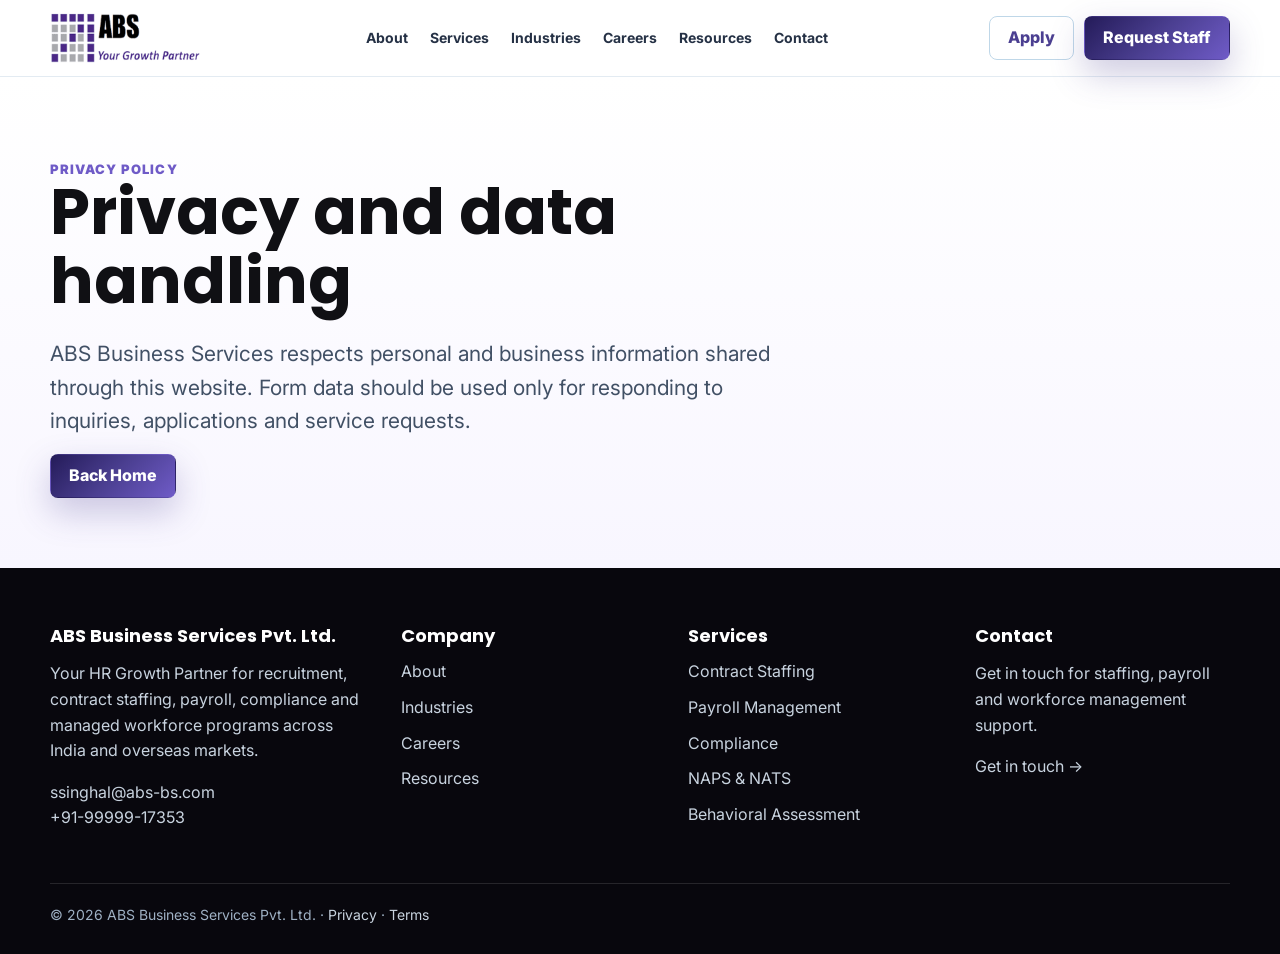
<file: privacy.html>
<!doctype html><html lang="en"><head><meta charset="utf-8"><meta name="viewport" content="width=device-width, initial-scale=1"><title>Privacy Policy | ABS Business Services</title><link rel="preconnect" href="https://fonts.googleapis.com"><link rel="preconnect" href="https://fonts.gstatic.com" crossorigin><link href="https://fonts.googleapis.com/css2?family=Inter:wght@400;600;700;800;900&family=Poppins:wght@600;700;800&display=swap" rel="stylesheet"><link rel="stylesheet" href="styles.css"></head><body>
<div id="abs-header"></div><main class="page-hero"><div class="container"><p class="eyebrow">Privacy Policy</p><h1>Privacy and data handling</h1><p class="lead">ABS Business Services respects personal and business information shared through this website. Form data should be used only for responding to inquiries, applications and service requests.</p><p><a class="btn btn-primary" href="index.html">Back Home</a></p></div></main>
<div id="abs-footer"></div>
<script src="components.js"></script><script src="script.js"></script></body></html>
</file>
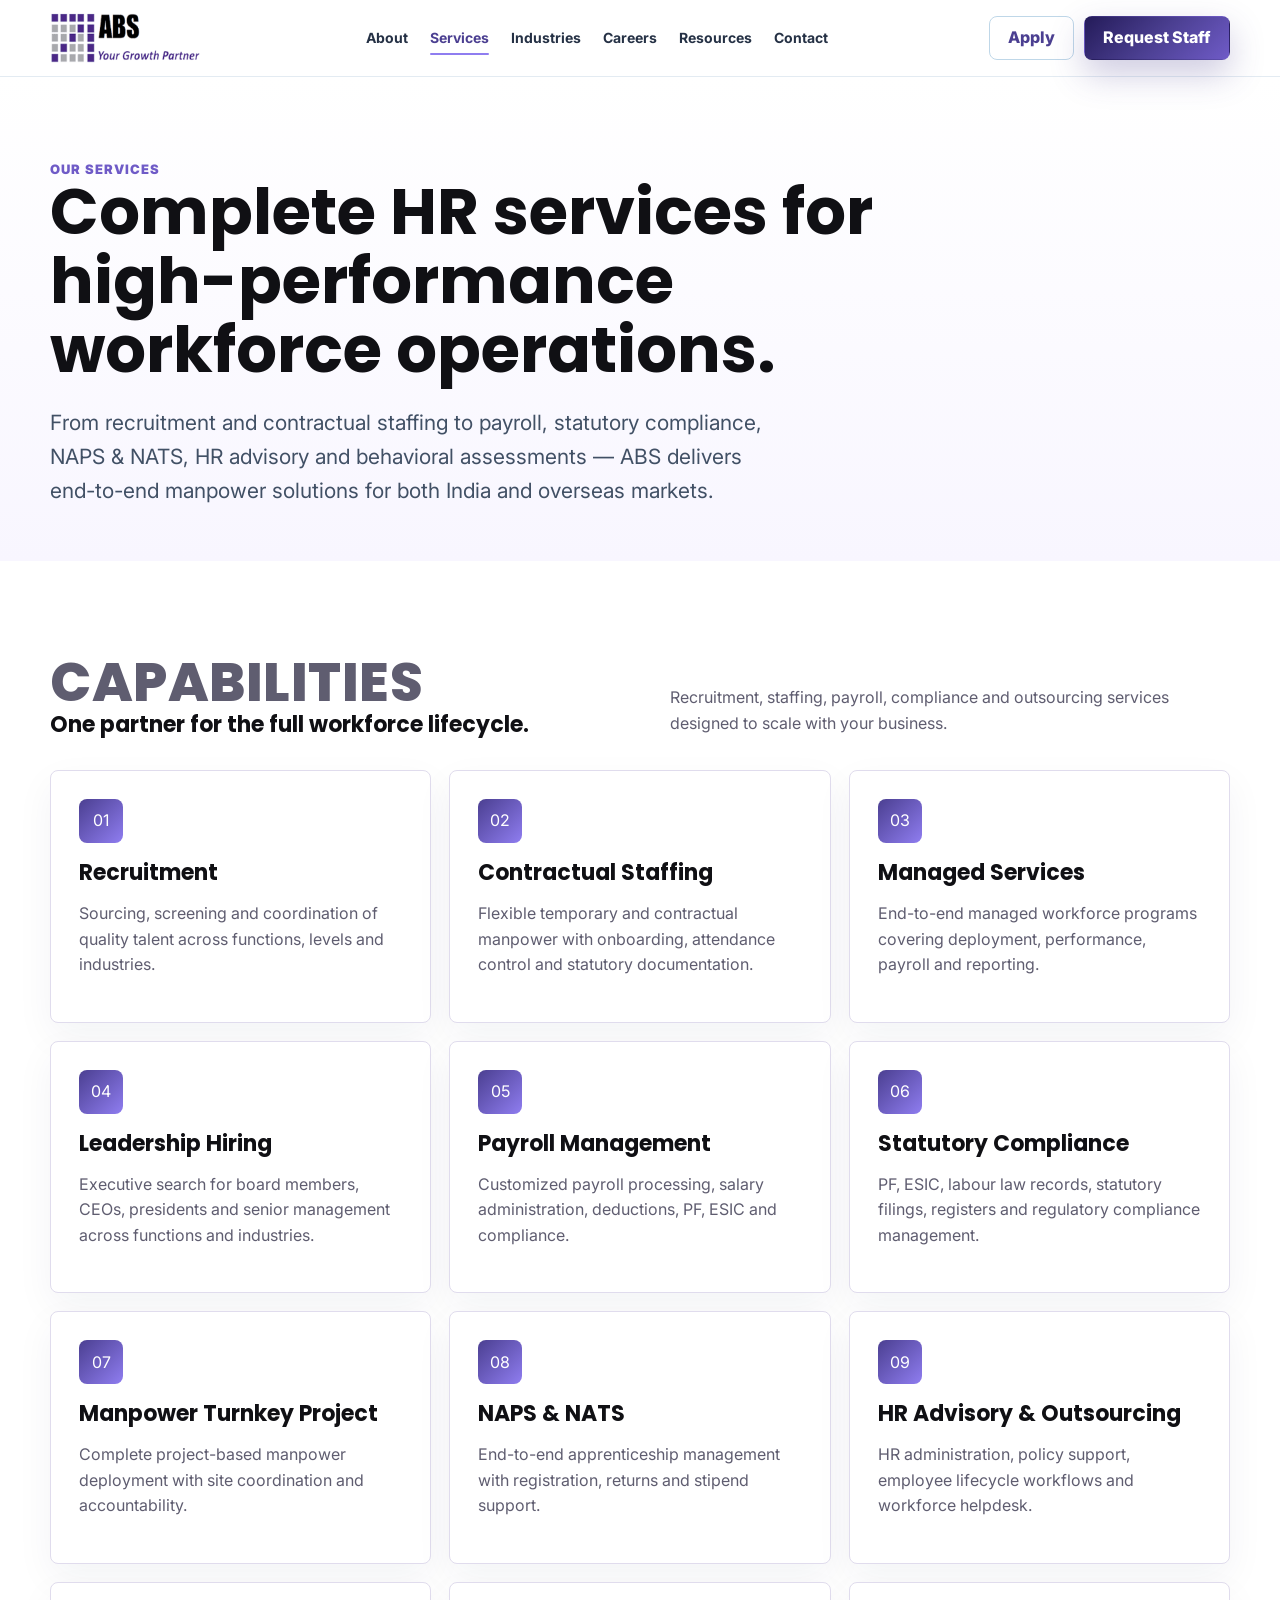
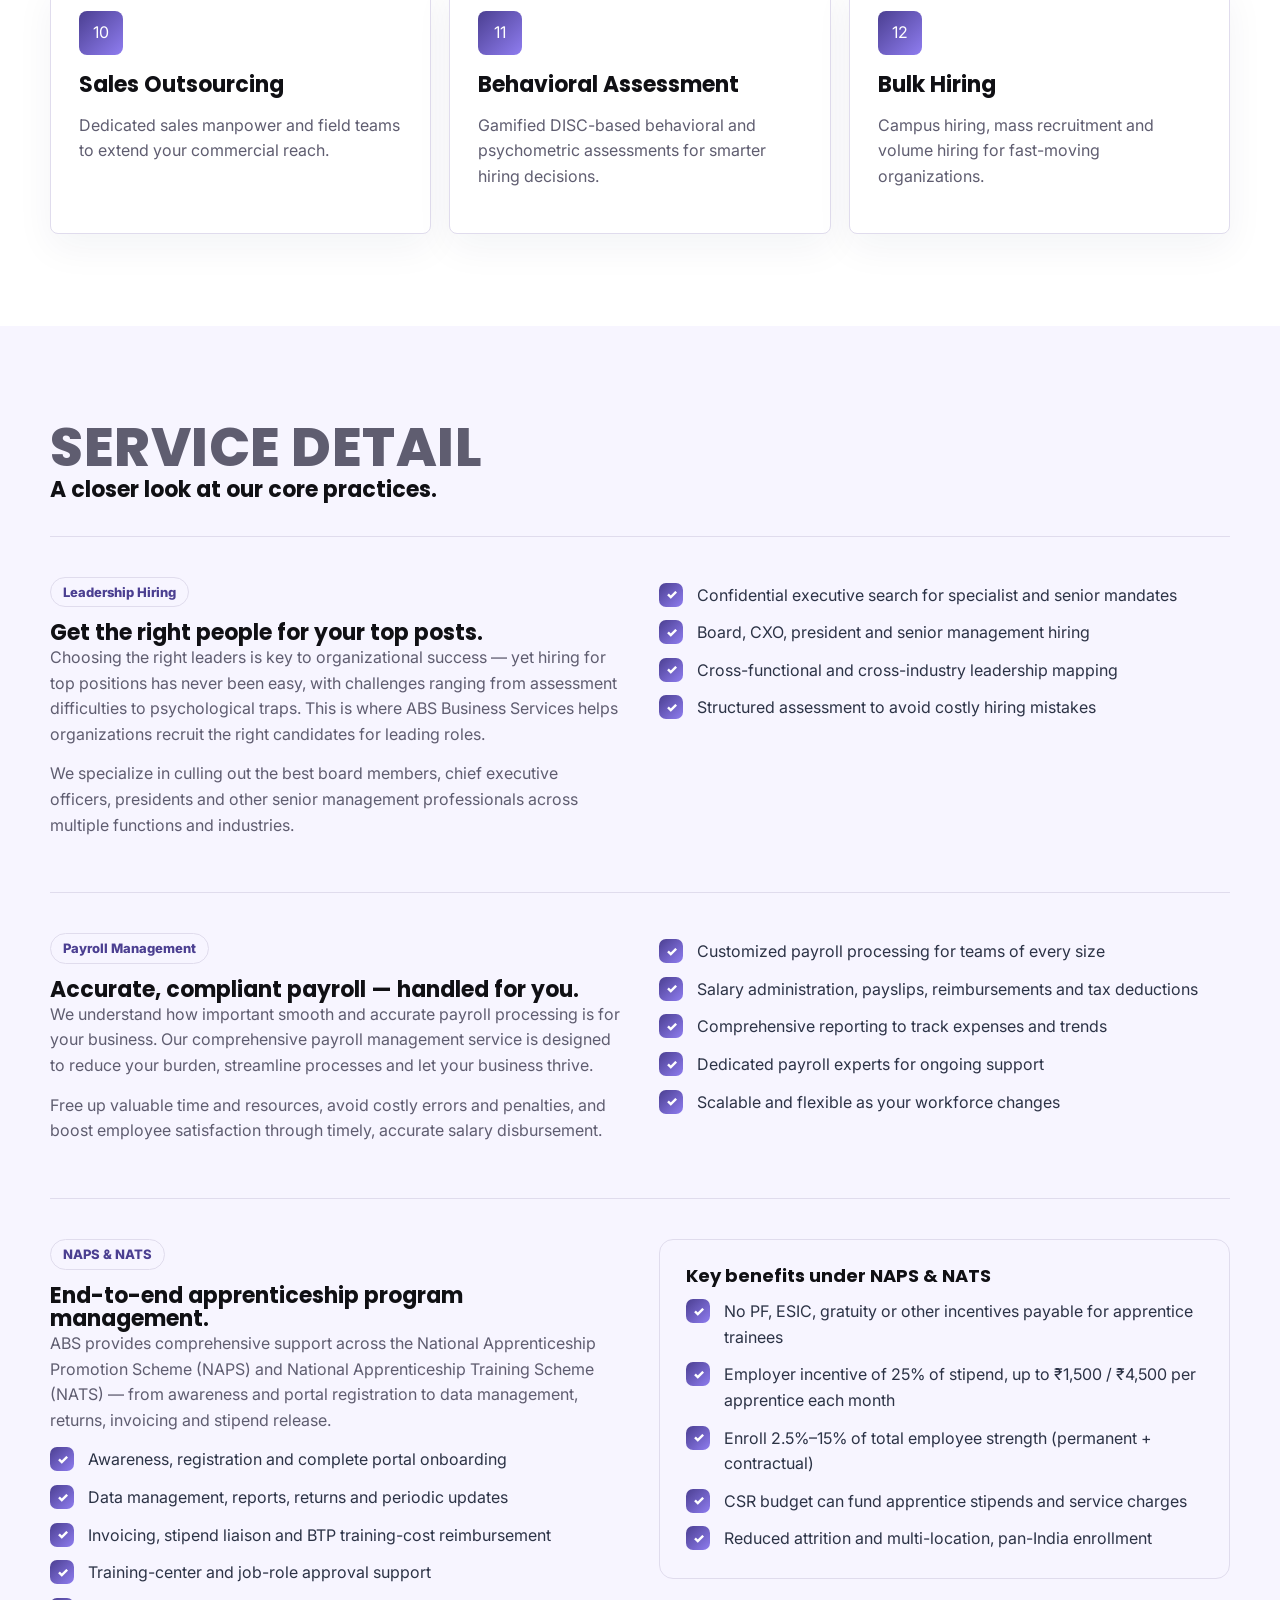
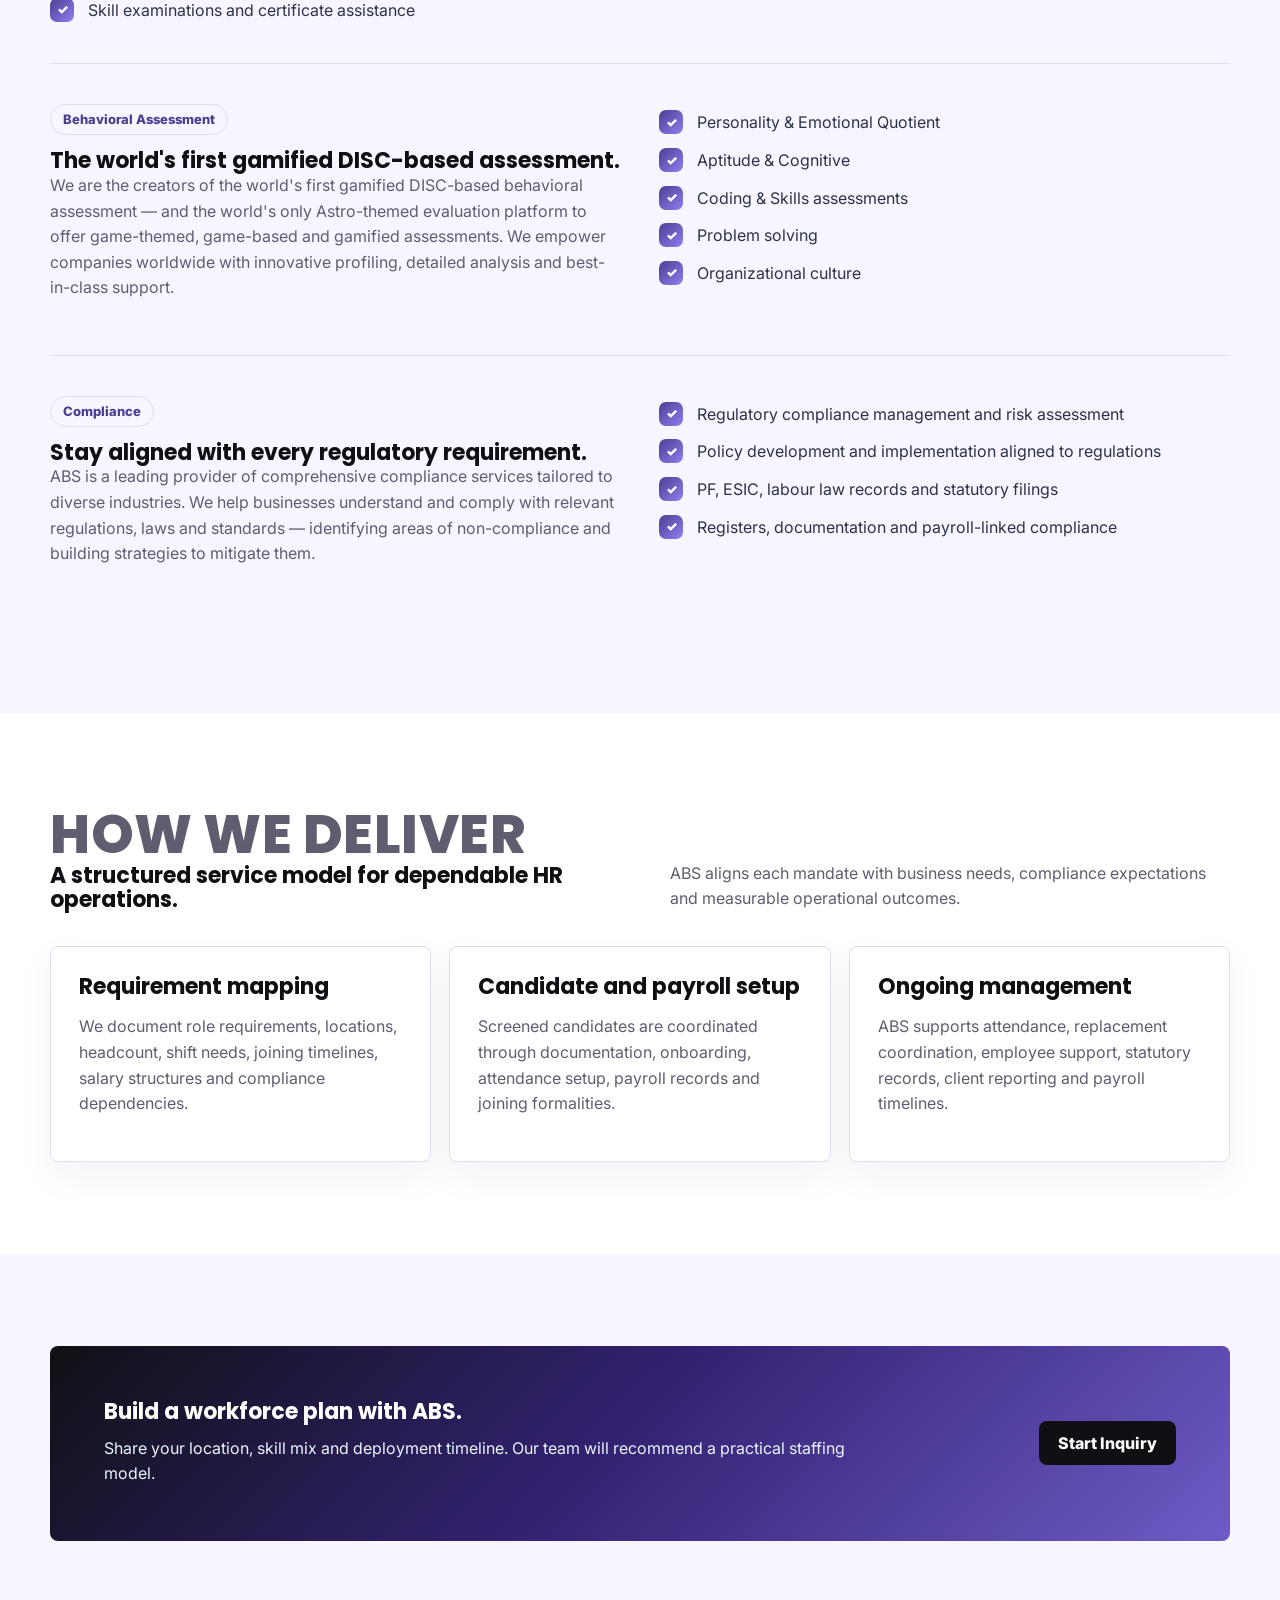
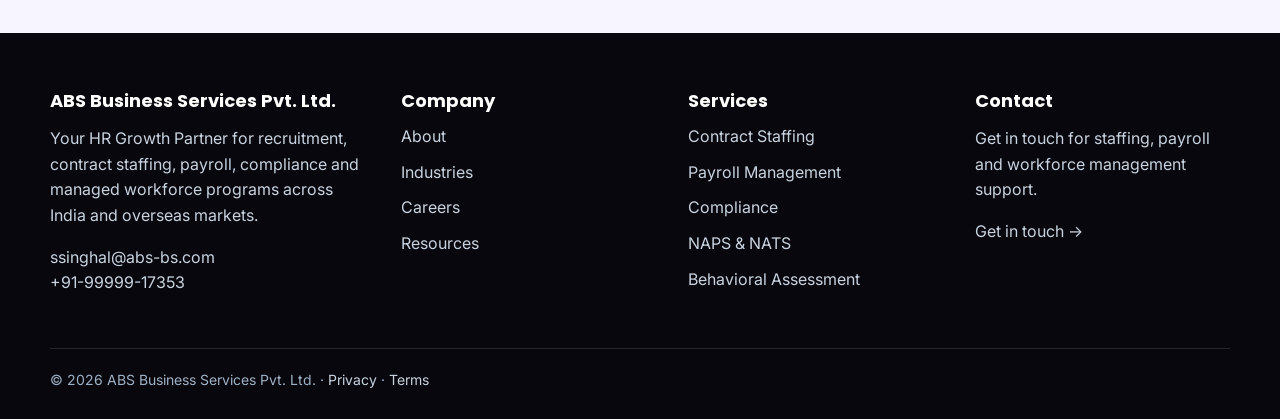
<file: services.html>
﻿<!doctype html><html lang="en"><head><meta charset="utf-8"><meta name="viewport" content="width=device-width, initial-scale=1"><title>Contract Staffing, Payroll Outsourcing and HR Services | ABS</title><meta name="description" content="Explore ABS Business Services for contract staffing, general staffing, permanent recruitment, payroll management, HR outsourcing, compliance management, bulk hiring and managed services."><meta name="keywords" content="contract staffing services, payroll outsourcing India, HR outsourcing Faridabad, compliance management services, bulk hiring agency, permanent recruitment"><link rel="canonical" href="https://abs-bs.com/services.html"><link rel="preconnect" href="https://fonts.googleapis.com"><link rel="preconnect" href="https://fonts.gstatic.com" crossorigin><link href="https://fonts.googleapis.com/css2?family=Inter:wght@400;600;700;800;900&family=Poppins:wght@600;700;800&display=swap" rel="stylesheet"><link rel="stylesheet" href="styles.css"><script type="application/ld+json">{"@context":"https://schema.org","@type":"Service","serviceType":"Staffing, Payroll and HR Outsourcing","provider":{"@type":"Organization","name":"ABS Business Services Pvt. Ltd."},"areaServed":"India","hasOfferCatalog":{"@type":"OfferCatalog","name":"ABS HR Services","itemListElement":[{"@type":"Offer","itemOffered":{"@type":"Service","name":"Contract Staffing"}},{"@type":"Offer","itemOffered":{"@type":"Service","name":"Payroll Management"}},{"@type":"Offer","itemOffered":{"@type":"Service","name":"HR Outsourcing"}},{"@type":"Offer","itemOffered":{"@type":"Service","name":"Compliance Management"}}]}}</script></head><body>
<div id="abs-header"></div>
<main>
<section class="page-hero"><div class="container"><p class="eyebrow">Our Services</p><h1>Complete HR services for high-performance workforce operations.</h1><p class="lead">From recruitment and contractual staffing to payroll, statutory compliance, NAPS &amp; NATS, HR advisory and behavioral assessments &mdash; ABS delivers end-to-end manpower solutions for both India and overseas markets.</p></div></section>

<section><div class="container">
<div class="section-head"><div><p class="eyebrow">Capabilities</p><h3>One partner for the full workforce lifecycle.</h3></div><p>Recruitment, staffing, payroll, compliance and outsourcing services designed to scale with your business.</p></div>
<div class="grid-3">
<article class="card"><div class="icon">01</div><h3>Recruitment</h3><p class="muted">Sourcing, screening and coordination of quality talent across functions, levels and industries.</p></article>
<article class="card"><div class="icon">02</div><h3>Contractual Staffing</h3><p class="muted">Flexible temporary and contractual manpower with onboarding, attendance control and statutory documentation.</p></article>
<article class="card"><div class="icon">03</div><h3>Managed Services</h3><p class="muted">End-to-end managed workforce programs covering deployment, performance, payroll and reporting.</p></article>
<article class="card"><div class="icon">04</div><h3>Leadership Hiring</h3><p class="muted">Executive search for board members, CEOs, presidents and senior management across functions and industries.</p></article>
<article class="card"><div class="icon">05</div><h3>Payroll Management</h3><p class="muted">Customized payroll processing, salary administration, deductions, PF, ESIC and compliance.</p></article>
<article class="card"><div class="icon">06</div><h3>Statutory Compliance</h3><p class="muted">PF, ESIC, labour law records, statutory filings, registers and regulatory compliance management.</p></article>
<article class="card"><div class="icon">07</div><h3>Manpower Turnkey Project</h3><p class="muted">Complete project-based manpower deployment with site coordination and accountability.</p></article>
<article class="card"><div class="icon">08</div><h3>NAPS &amp; NATS</h3><p class="muted">End-to-end apprenticeship management with registration, returns and stipend support.</p></article>
<article class="card"><div class="icon">09</div><h3>HR Advisory &amp; Outsourcing</h3><p class="muted">HR administration, policy support, employee lifecycle workflows and workforce helpdesk.</p></article>
<article class="card"><div class="icon">10</div><h3>Sales Outsourcing</h3><p class="muted">Dedicated sales manpower and field teams to extend your commercial reach.</p></article>
<article class="card"><div class="icon">11</div><h3>Behavioral Assessment</h3><p class="muted">Gamified DISC-based behavioral and psychometric assessments for smarter hiring decisions.</p></article>
<article class="card"><div class="icon">12</div><h3>Bulk Hiring</h3><p class="muted">Campus hiring, mass recruitment and volume hiring for fast-moving organizations.</p></article>
</div>
</div></section>

<section class="band"><div class="container">
<div class="section-head"><div><p class="eyebrow">Service Detail</p><h3>A closer look at our core practices.</h3></div></div>

<div class="service-detail" id="leadership">
<div><span class="tag">Leadership Hiring</span><h3>Get the right people for your top posts.</h3><p>Choosing the right leaders is key to organizational success &mdash; yet hiring for top positions has never been easy, with challenges ranging from assessment difficulties to psychological traps. This is where ABS Business Services helps organizations recruit the right candidates for leading roles.</p><p>We specialize in culling out the best board members, chief executive officers, presidents and other senior management professionals across multiple functions and industries.</p></div>
<ul class="check-list"><li>Confidential executive search for specialist and senior mandates</li><li>Board, CXO, president and senior management hiring</li><li>Cross-functional and cross-industry leadership mapping</li><li>Structured assessment to avoid costly hiring mistakes</li></ul>
</div>

<div class="service-detail" id="payroll">
<div><span class="tag">Payroll Management</span><h3>Accurate, compliant payroll &mdash; handled for you.</h3><p>We understand how important smooth and accurate payroll processing is for your business. Our comprehensive payroll management service is designed to reduce your burden, streamline processes and let your business thrive.</p><p>Free up valuable time and resources, avoid costly errors and penalties, and boost employee satisfaction through timely, accurate salary disbursement.</p></div>
<ul class="check-list"><li>Customized payroll processing for teams of every size</li><li>Salary administration, payslips, reimbursements and tax deductions</li><li>Comprehensive reporting to track expenses and trends</li><li>Dedicated payroll experts for ongoing support</li><li>Scalable and flexible as your workforce changes</li></ul>
</div>

<div class="service-detail" id="naps">
<div><span class="tag">NAPS &amp; NATS</span><h3>End-to-end apprenticeship program management.</h3><p>ABS provides comprehensive support across the National Apprenticeship Promotion Scheme (NAPS) and National Apprenticeship Training Scheme (NATS) &mdash; from awareness and portal registration to data management, returns, invoicing and stipend release.</p><ul class="check-list"><li>Awareness, registration and complete portal onboarding</li><li>Data management, reports, returns and periodic updates</li><li>Invoicing, stipend liaison and BTP training-cost reimbursement</li><li>Training-center and job-role approval support</li><li>Skill examinations and certificate assistance</li></ul></div>
<div class="benefit-box"><h3>Key benefits under NAPS &amp; NATS</h3><ul class="check-list"><li>No PF, ESIC, gratuity or other incentives payable for apprentice trainees</li><li>Employer incentive of 25% of stipend, up to &#8377;1,500 / &#8377;4,500 per apprentice each month</li><li>Enroll 2.5%&ndash;15% of total employee strength (permanent + contractual)</li><li>CSR budget can fund apprentice stipends and service charges</li><li>Reduced attrition and multi-location, pan-India enrollment</li></ul></div>
</div>

<div class="service-detail" id="assessment">
<div><span class="tag">Behavioral Assessment</span><h3>The world's first gamified DISC-based assessment.</h3><p>We are the creators of the world's first gamified DISC-based behavioral assessment &mdash; and the world's only Astro-themed evaluation platform to offer game-themed, game-based and gamified assessments. We empower companies worldwide with innovative profiling, detailed analysis and best-in-class support.</p></div>
<ul class="check-list"><li>Personality &amp; Emotional Quotient</li><li>Aptitude &amp; Cognitive</li><li>Coding &amp; Skills assessments</li><li>Problem solving</li><li>Organizational culture</li></ul>
</div>

<div class="service-detail" id="compliance">
<div><span class="tag">Compliance</span><h3>Stay aligned with every regulatory requirement.</h3><p>ABS is a leading provider of comprehensive compliance services tailored to diverse industries. We help businesses understand and comply with relevant regulations, laws and standards &mdash; identifying areas of non-compliance and building strategies to mitigate them.</p></div>
<ul class="check-list"><li>Regulatory compliance management and risk assessment</li><li>Policy development and implementation aligned to regulations</li><li>PF, ESIC, labour law records and statutory filings</li><li>Registers, documentation and payroll-linked compliance</li></ul>
</div>

</div></section>

<section><div class="container"><div class="section-head"><div><p class="eyebrow">How We Deliver</p><h3>A structured service model for dependable HR operations.</h3></div><p>ABS aligns each mandate with business needs, compliance expectations and measurable operational outcomes.</p></div><div class="grid-3"><article class="card"><h3>Requirement mapping</h3><p class="muted">We document role requirements, locations, headcount, shift needs, joining timelines, salary structures and compliance dependencies.</p></article><article class="card"><h3>Candidate and payroll setup</h3><p class="muted">Screened candidates are coordinated through documentation, onboarding, attendance setup, payroll records and joining formalities.</p></article><article class="card"><h3>Ongoing management</h3><p class="muted">ABS supports attendance, replacement coordination, employee support, statutory records, client reporting and payroll timelines.</p></article></div></div></section>

<section class="band"><div class="container"><div class="cta"><div><h3>Build a workforce plan with ABS.</h3><p>Share your location, skill mix and deployment timeline. Our team will recommend a practical staffing model.</p></div><a class="btn btn-dark" href="employers.html">Start Inquiry</a></div></div></section>
</main>
<div id="abs-footer"></div><script src="components.js"></script><script src="script.js"></script></body></html>
</file>
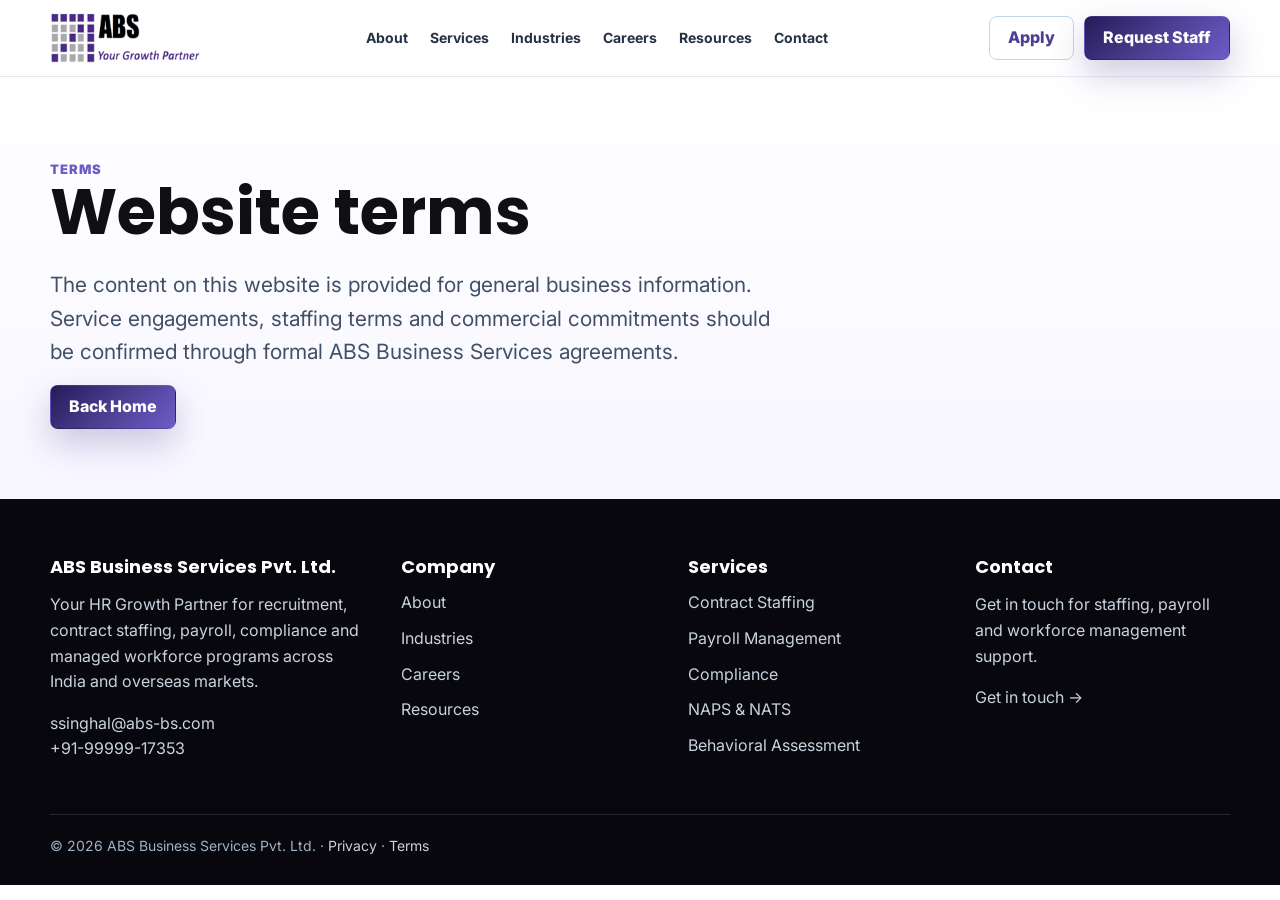
<file: terms.html>
<!doctype html><html lang="en"><head><meta charset="utf-8"><meta name="viewport" content="width=device-width, initial-scale=1"><title>Terms | ABS Business Services</title><link rel="preconnect" href="https://fonts.googleapis.com"><link rel="preconnect" href="https://fonts.gstatic.com" crossorigin><link href="https://fonts.googleapis.com/css2?family=Inter:wght@400;600;700;800;900&family=Poppins:wght@600;700;800&display=swap" rel="stylesheet"><link rel="stylesheet" href="styles.css"></head><body>
<div id="abs-header"></div><main class="page-hero"><div class="container"><p class="eyebrow">Terms</p><h1>Website terms</h1><p class="lead">The content on this website is provided for general business information. Service engagements, staffing terms and commercial commitments should be confirmed through formal ABS Business Services agreements.</p><p><a class="btn btn-primary" href="index.html">Back Home</a></p></div></main>
<div id="abs-footer"></div>
<script src="components.js"></script><script src="script.js"></script></body></html>
</file>
<file: styles.css>
:root {
  --primary: #4b3f91;
  --secondary: #6f5bc7;
  --accent: #8f7df0;
  --dark: #101014;
  --muted: #5f5d70;
  --line: #e0dced;
  --soft: #f7f5ff;
  --white: #ffffff;
  --shadow: 0 24px 70px rgba(15, 38, 67, .12);
  --radius: 8px;
}

* { box-sizing: border-box; }
html { scroll-behavior: smooth; }
body {
  margin: 0;
  font-family: Inter, ui-sans-serif, system-ui, -apple-system, BlinkMacSystemFont, "Segoe UI", sans-serif;
  color: var(--dark);
  background: var(--white);
  line-height: 1.6;
}

a { color: inherit; text-decoration: none; }
img { display: block; max-width: 100%; }
button, input, textarea, select { font: inherit; }

.container { width: min(1180px, calc(100% - 40px)); margin: 0 auto; }
.site-header {
  position: sticky;
  top: 0;
  z-index: 20;
  background: rgba(255,255,255,.92);
  backdrop-filter: blur(16px);
  border-bottom: 1px solid rgba(220,231,239,.8);
}
.nav { display: flex; align-items: center; justify-content: space-between; min-height: 76px; gap: 20px; }
.brand { display: flex; align-items: center; gap: 12px; font-weight: 800; letter-spacing: 0; }
.brand-logo { width: 154px; height: auto; }
.brand-mark {
  display: grid; place-items: center;
  width: 44px; height: 44px; border-radius: 8px;
  color: #fff; background: linear-gradient(135deg, var(--primary), var(--accent));
  box-shadow: 0 14px 32px rgba(75,63,145,.24);
}
.brand small { display: block; color: var(--muted); font-size: 12px; font-weight: 700; text-transform: uppercase; }
.nav-links { display: flex; align-items: center; gap: 22px; font-size: 14px; font-weight: 700; color: #253145; }
.nav-links a:hover { color: var(--secondary); }
.nav-actions { display: flex; align-items: center; gap: 10px; }
.menu-toggle { display: none; border: 0; background: var(--soft); width: 42px; height: 42px; border-radius: var(--radius); position: relative; }
.menu-toggle::before {
  content: "";
  width: 18px;
  height: 2px;
  background: var(--primary);
  box-shadow: 0 6px 0 var(--primary), 0 -6px 0 var(--primary);
}
.btn {
  display: inline-flex; align-items: center; justify-content: center; gap: 9px;
  min-height: 44px; padding: 0 18px; border-radius: var(--radius);
  border: 1px solid transparent; font-weight: 800; cursor: pointer;
  transition: transform .2s ease, box-shadow .2s ease, background .2s ease;
}
.btn:hover { transform: translateY(-2px); }
.btn-primary { color: #fff; background: linear-gradient(135deg, #241b59, var(--primary), var(--secondary)); box-shadow: 0 14px 34px rgba(75,63,145,.28); }
.btn-outline { color: var(--primary); border-color: #bfd7e8; background: #fff; }
.btn-dark { color: #fff; background: var(--dark); }

.hero {
  min-height: calc(100vh - 76px);
  display: grid;
  align-items: center;
  padding: 56px 0 32px;
  background:
    radial-gradient(circle at 88% 14%, rgba(143,125,240,.18), transparent 28%),
    linear-gradient(180deg, #fff 0%, #f8f6ff 100%);
}
.hero-grid { display: grid; grid-template-columns: 1fr .92fr; gap: 48px; align-items: center; }
.eyebrow { color: #6f5bc7; font-weight: 800; text-transform: uppercase; letter-spacing: .01em; font-size: clamp(30px, 4.4vw, 54px); font-family: Poppins, Inter, sans-serif; line-height: 1.1; margin: 0 0 8px; }
.hero .eyebrow, .page-hero .eyebrow, .card .eyebrow { font-weight: 900; text-transform: uppercase; letter-spacing: .08em; font-size: 13px; font-family: inherit; line-height: normal; margin: 0; color: #6f5bc7;}
h1, h2, h3 { font-family: Poppins, Inter, sans-serif; line-height: 1.08; letter-spacing: 0; margin: 0; }
h1 { font-size: clamp(42px, 6vw, 76px); max-width: 870px; }
h2 { font-size: clamp(30px, 4vw, 52px); }
h3 { font-size: 22px; }
.lead { font-size: clamp(17px, 2vw, 21px); color: #415065; max-width: 730px; margin: 22px 0 0; }
.hero-actions { display: flex; flex-wrap: wrap; gap: 14px; margin-top: 32px; }
.hero-card { position: relative; }
.hero-card img { border-radius: 8px; box-shadow: var(--shadow); }
.metric-strip {
  display: grid; grid-template-columns: repeat(4, 1fr); gap: 14px;
  margin-top: 32px;
}
.metric {
  padding: 18px; background: #fff; border: 1px solid var(--line); border-radius: var(--radius);
  box-shadow: 0 12px 30px rgba(16,45,72,.06);
}
.metric strong { display: block; color: var(--primary); font-size: 27px; font-family: Poppins, sans-serif; }
.metric span { color: var(--muted); font-size: 13px; font-weight: 700; }

section { padding: 92px 0; }
.section-head { display: flex; justify-content: space-between; gap: 28px; align-items: end; margin-bottom: 34px; }
.section-head p { max-width: 560px; color: var(--muted); margin: 0; }
.band { background: var(--soft); }
.dark-band { background: #101928; color: #fff; }
.dark-band p, .dark-band .muted { color: #c8d3df; }
.grid-3 { display: grid; grid-template-columns: repeat(3, 1fr); gap: 18px; }
.grid-2 { display: grid; grid-template-columns: repeat(2, 1fr); gap: 22px; }
.card {
  background: #fff; border: 1px solid var(--line); border-radius: var(--radius);
  padding: 28px; box-shadow: 0 14px 38px rgba(16,45,72,.05);
}
.card:hover { transform: translateY(-3px); transition: transform .2s ease; }
.dark-band .card { background: #172235; border-color: rgba(255,255,255,.1); }
.icon {
  width: 44px; height: 44px; border-radius: 8px;
  display: grid; place-items: center; color: #fff;
  background: linear-gradient(135deg, var(--primary), var(--accent));
  margin-bottom: 18px;
}
.muted { color: var(--muted); }
.pill-row { display: flex; flex-wrap: wrap;}
.pill {
  display: inline-flex; align-items: center; min-height: 36px; padding: 0 13px;
  border-radius: 999px; border: 1px solid var(--line); background: #fff; color: #314154; font-weight: 700; font-size: 14px;
}
.dark-band .pill { background: rgba(255,255,255,.07); border-color: rgba(255,255,255,.14); color: #fff; }
.process { counter-reset: step; display: grid; gap: 16px; }
.process-item { display: grid; grid-template-columns: 58px 1fr; gap: 18px; align-items: start; }
.process-item::before {
  counter-increment: step; content: counter(step);
  width: 46px; height: 46px; border-radius: 8px;
  display: grid; place-items: center;
  background: #e8f6ff; color: var(--primary); font-weight: 900;
}
.testimonial { font-size: 20px; color: #253145; }
.job-card { display: grid; grid-template-columns: 1fr auto; gap: 18px; align-items: center; }
.form {
  display: grid; gap: 14px;
}
.form input, .form textarea, .form select {
  width: 100%; border: 1px solid var(--line); border-radius: var(--radius);
  min-height: 48px; padding: 12px 14px; background: #fff; color: var(--dark);
}
.form textarea { min-height: 126px; resize: vertical; }
.cta {
  padding: 54px; border-radius: 8px;
  background: linear-gradient(135deg, #101014, #332272 48%, #6f5bc7);
  color: #fff; display: grid; grid-template-columns: 1fr auto; gap: 24px; align-items: center;
}
.cta p { color: #e8f6ff; margin: 12px 0 0; max-width: 760px; }
.page-hero { padding: 84px 0 54px; background: linear-gradient(180deg, #fff, #f8f6ff); }
.page-hero h1 { font-size: clamp(38px, 5vw, 64px); }
.split { display: grid; grid-template-columns: .95fr 1.05fr; gap: 42px; align-items: center; }
.timeline { border-left: 3px solid #d9ecf7; padding-left: 24px; display: grid; gap: 22px; }
.timeline article { position: relative; }
.timeline article::before { content: ""; position: absolute; left: -33px; top: 6px; width: 15px; height: 15px; border-radius: 50%; background: var(--accent); }
.footer { background: #08070d; color: #e7e2ff; padding: 58px 0 28px; }
.footer-grid { display: grid; grid-template-columns: 1.25fr repeat(3, 1fr); gap: 32px; }
.footer h3 { color: #fff; font-size: 18px; margin-bottom: 14px; }
.footer a, .footer p { color: #c8d3df; }
.footer ul { padding: 0; margin: 0; list-style: none; display: grid; gap: 10px; }
.copyright { border-top: 1px solid rgba(255,255,255,.12); margin-top: 36px; padding-top: 20px; color: #9fb1c4; font-size: 14px; }
.reveal { opacity: 0; transform: translateY(18px); transition: opacity .55s ease, transform .55s ease; }
.reveal.visible { opacity: 1; transform: none; }

@media (max-width: 940px) {
  .nav-links {
    position: absolute; inset: 76px 20px auto 20px; display: none; flex-direction: column;
    align-items: stretch; padding: 18px; background: #fff; border: 1px solid var(--line); border-radius: 8px; box-shadow: var(--shadow);
  }
  .nav-links.open { display: flex; }
  .menu-toggle { display: inline-grid; place-items: center; }
  .nav-actions .btn-outline { display: none; }
  .hero { min-height: auto; }
  .hero-grid, .split, .cta { grid-template-columns: 1fr; }
  .metric-strip, .grid-3, .grid-2, .footer-grid { grid-template-columns: 1fr; }
  .section-head { display: block; }
  .section-head p { margin-top: 14px; }
  section { padding: 68px 0; }
  .cta { padding: 34px; }
}

@media (max-width: 540px) {
  .container { width: min(100% - 28px, 1180px); }
  .nav { min-height: 68px; }
  .brand small { display: none; }
  .brand-logo { width: 132px; }
  .hero-actions, .nav-actions { width: auto; }
  .btn { width: 100%; }
  .nav-actions .btn-primary { display: none; }
  .hero-card { margin-top: 10px; }
  .job-card { grid-template-columns: 1fr; }
  .page-hero { padding-top: 58px; }
}

/* ===== Shared nav active state ===== */
.nav-links a.active { color: var(--primary); position: relative; }
.nav-links a.active::after {
  content: ""; position: absolute; left: 0; right: 0; bottom: -6px;
  height: 2px; border-radius: 2px; background: var(--accent);
}
[id] { scroll-margin-top: 96px; }

/* ===== Leadership / founder ===== */
.leader { display: grid; grid-template-columns: .72fr 1.28fr; gap: 44px; align-items: center; }
.leader-photo {
  position: relative; border-radius: 16px; overflow: hidden;
  box-shadow: var(--shadow); border: 1px solid var(--line); background: var(--soft);
  aspect-ratio: 4 / 5;
}
.leader-photo img { width: 100%; height: 100%; object-fit: cover; }
.leader-badge {
  position: absolute; left: 16px; bottom: 16px;
  background: rgba(16,16,20,.78); color: #fff; backdrop-filter: blur(6px);
  padding: 10px 14px; border-radius: 10px; font-size: 13px; font-weight: 700;
}
.leader h2 { margin-bottom: 6px; }
.leader .role { color: var(--secondary); font-weight: 800; margin: 0 0 18px; }
.cred-row { display: flex; flex-wrap: wrap; gap: 10px; margin-top: 22px; }
.cred { display: inline-flex; align-items: center; min-height: 36px; padding: 0 14px;
  border-radius: 999px; background: var(--soft); border: 1px solid var(--line);
  color: var(--primary); font-weight: 700; font-size: 14px; }

/* ===== Recognition / press ===== */
.press-grid { display: grid; grid-template-columns: repeat(auto-fit, minmax(220px, 1fr)); gap: 18px; }
.press-card {
  background: #fff; border: 1px solid var(--line); border-radius: 14px;
  overflow: hidden; box-shadow: 0 14px 38px rgba(16,45,72,.06);
  display: flex; flex-direction: column; transition: transform .2s ease, box-shadow .2s ease;
}
.press-card:hover { transform: translateY(-4px); box-shadow: 0 22px 50px rgba(16,45,72,.12); }
.press-img { aspect-ratio: 3 / 4; overflow: hidden; background: var(--soft); }
.press-img.wide { aspect-ratio: 16 / 9; }
.press-img img { width: 100%; height: 100%; object-fit: cover; object-position: top center; }
.press-body { padding: 16px 18px 20px; }
.press-body .src { color: var(--secondary); font-weight: 900; font-size: 12px;
  text-transform: uppercase; letter-spacing: .06em; }
.press-body h3 { font-size: 16px; margin: 6px 0 0; line-height: 1.25; }

/* ===== Detailed service blocks ===== */
.service-detail { display: grid; grid-template-columns: 1fr 1fr; gap: 38px; align-items: start; padding: 40px 0; border-top: 1px solid var(--line); }
.service-detail:first-of-type { border-top: 0; }
.service-detail .tag { display: inline-flex; align-items: center; gap: 8px; color: var(--primary);
  background: var(--soft); border: 1px solid var(--line); border-radius: 999px;
  padding: 4px 12px; font-weight: 800; font-size: 13px; margin-bottom: 14px; }
.service-detail h2 { font-size: clamp(26px, 3vw, 36px); margin-bottom: 12px; }
.service-detail p { color: var(--muted); margin: 0 0 14px; }
.check-list { list-style: none; padding: 0; margin: 6px 0 0; display: grid; gap: 12px; }
.check-list li { display: grid; grid-template-columns: 26px 1fr; gap: 12px; align-items: start;
  color: #2c3346; }
.check-list li::before {
  content: "✓"; display: grid; place-items: center; width: 24px; height: 24px;
  border-radius: 7px; background: linear-gradient(135deg, var(--primary), var(--accent));
  color: #fff; font-size: 13px; font-weight: 900;
}
.benefit-box { background: var(--soft); border: 1px solid var(--line); border-radius: 14px; padding: 26px; }
.benefit-box h3 { font-size: 18px; margin-bottom: 14px; }

@media (max-width: 940px) {
  .leader, .service-detail { grid-template-columns: 1fr; gap: 26px; }
  .press-grid { grid-template-columns: repeat(2, 1fr); }
}
@media (max-width: 540px) {
  .press-grid { grid-template-columns: 1fr; }
}
</file>
